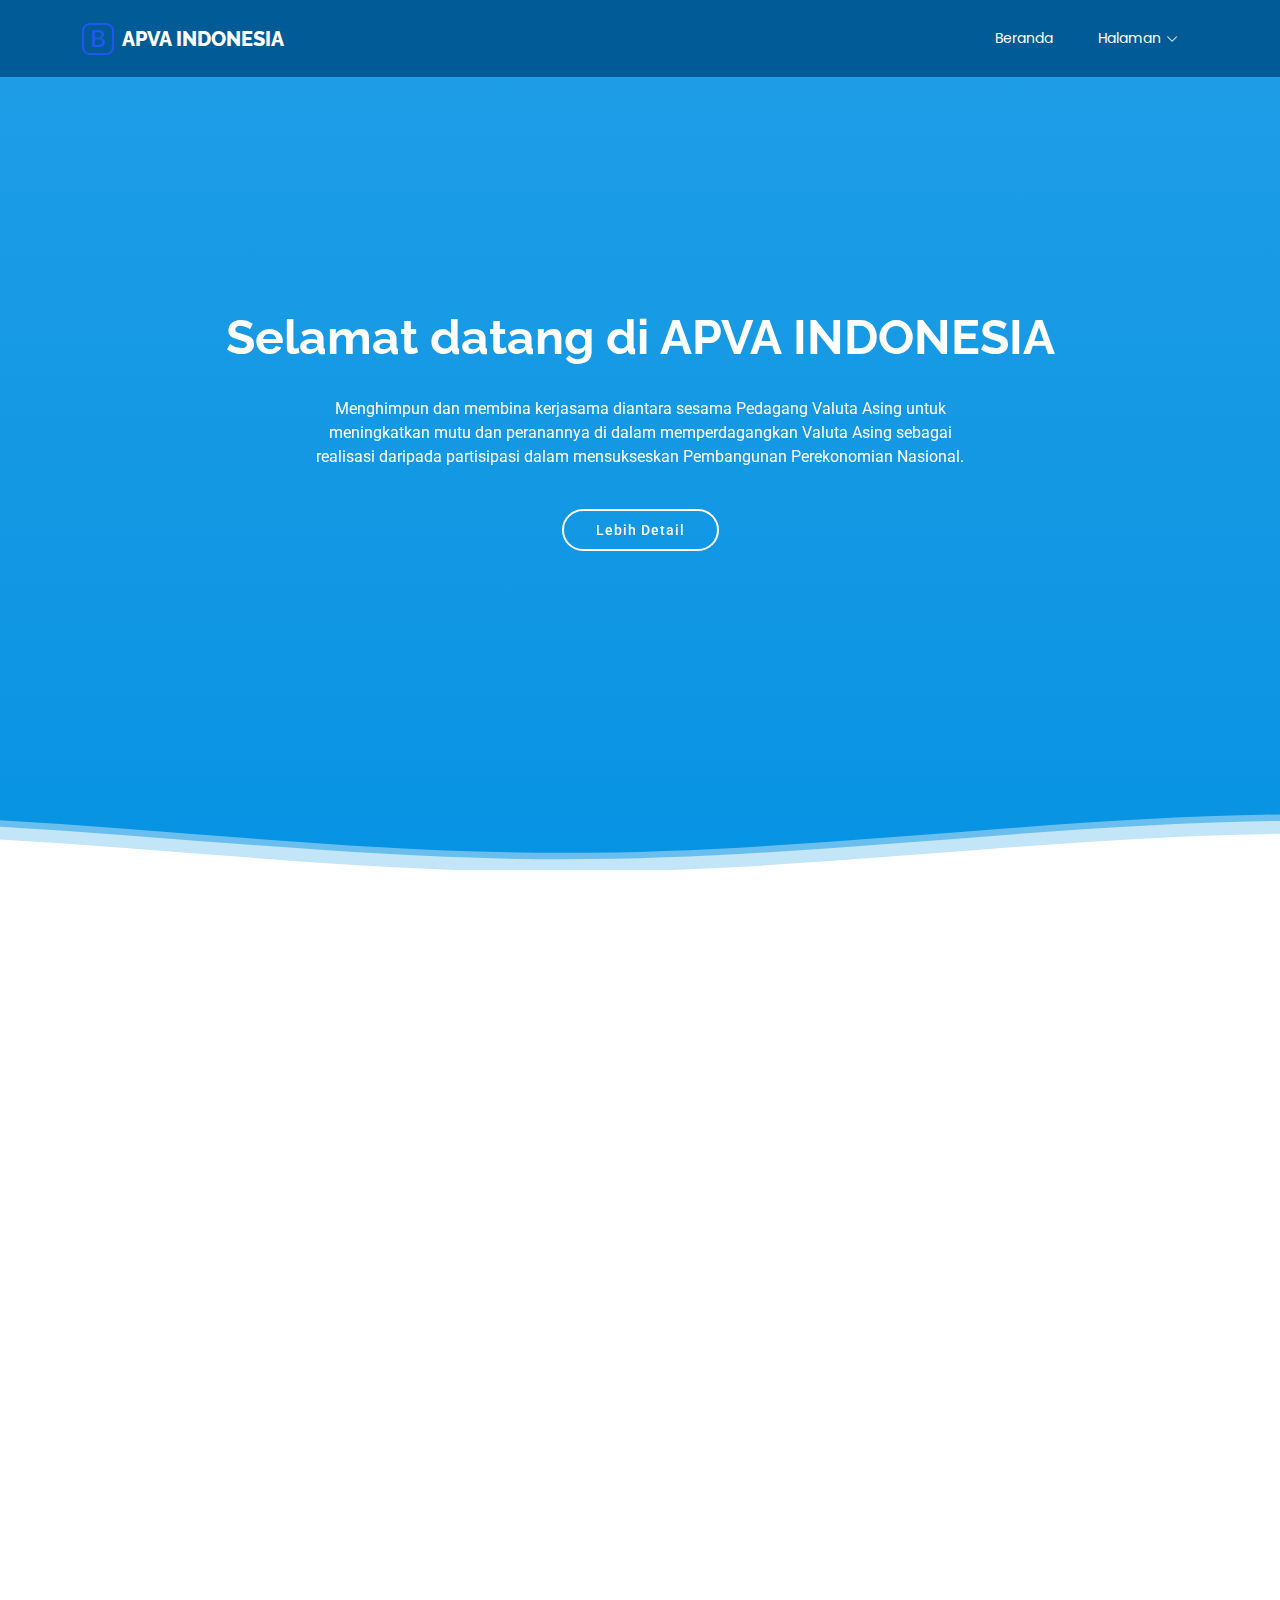
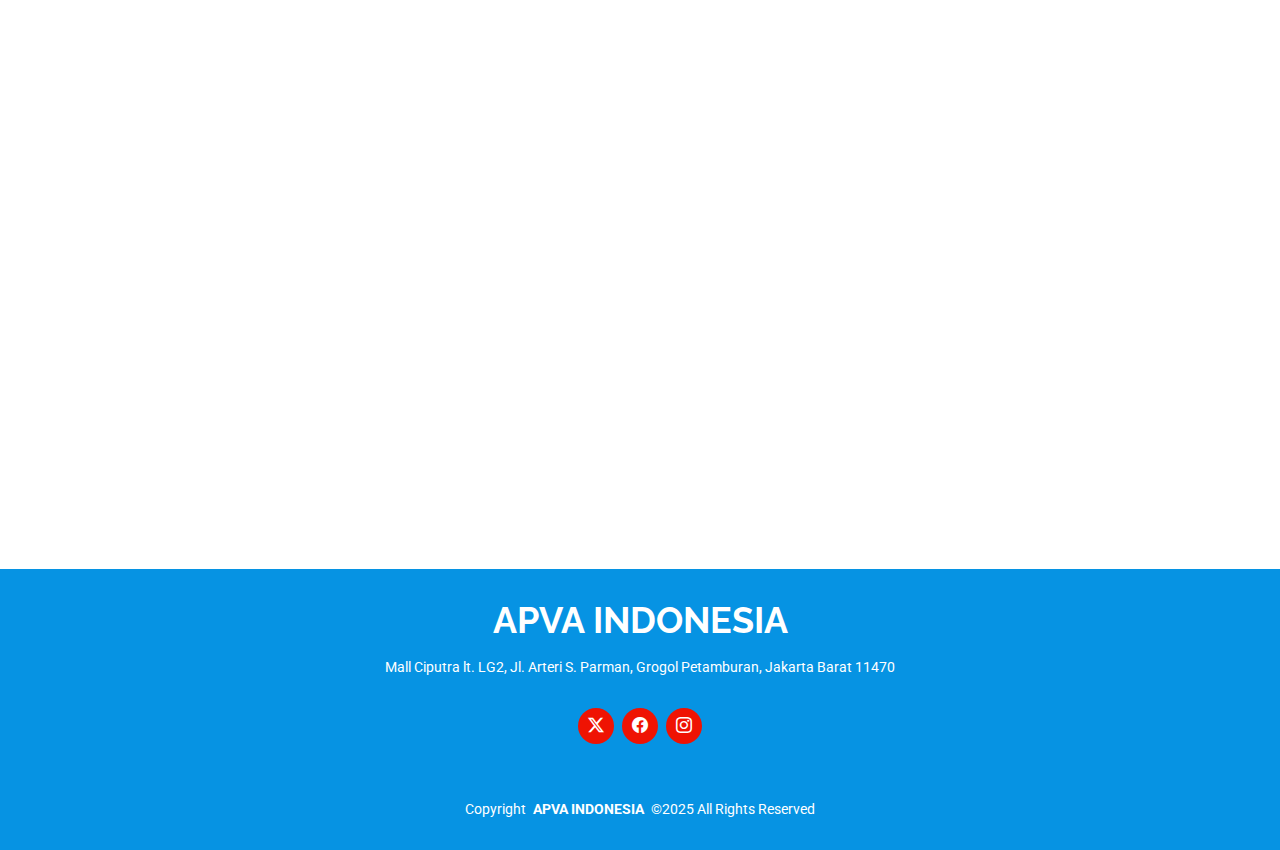
<file: index.html>
<!DOCTYPE html>
<html lang="en">

<head>
  <meta charset="utf-8">
  <meta content="width=device-width, initial-scale=1.0" name="viewport">
  <title>APVA INDONESIA</title>
  <meta name="description" content="">
  <meta name="keywords" content="">

  <!-- Favicons -->
  <!-- <link href="assets/img/favicon.png" rel="icon"> -->
  <link href="assets/img/apple-touch-icon.png" rel="apple-touch-icon">

  <!-- Fonts -->
  <link href="https://fonts.googleapis.com" rel="preconnect">
  <link href="https://fonts.gstatic.com" rel="preconnect" crossorigin>
  <link href="https://fonts.googleapis.com/css2?family=Roboto:ital,wght@0,100;0,300;0,400;0,500;0,700;0,900;1,100;1,300;1,400;1,500;1,700;1,900&family=Poppins:ital,wght@0,100;0,200;0,300;0,400;0,500;0,600;0,700;0,800;0,900;1,100;1,200;1,300;1,400;1,500;1,600;1,700;1,800;1,900&family=Raleway:ital,wght@0,100;0,200;0,300;0,400;0,500;0,600;0,700;0,800;0,900;1,100;1,200;1,300;1,400;1,500;1,600;1,700;1,800;1,900&display=swap" rel="stylesheet">

  <!-- Vendor CSS Files -->
  <link href="assets/vendor/bootstrap/css/bootstrap.min.css" rel="stylesheet">
  <link href="assets/vendor/bootstrap-icons/bootstrap-icons.css" rel="stylesheet">
  <link href="assets/vendor/aos/aos.css" rel="stylesheet">
  <link href="assets/vendor/animate.css/animate.min.css" rel="stylesheet">
  <link href="assets/vendor/glightbox/css/glightbox.min.css" rel="stylesheet">
  <link href="assets/vendor/swiper/swiper-bundle.min.css" rel="stylesheet">

  <!-- Main CSS File -->
  <link href="assets/css/main.css" rel="stylesheet">

  <!-- =======================================================
  * Template Name: Selecao
  * Template URL: https://bootstrapmade.com/selecao-bootstrap-template/
  * Updated: Aug 07 2024 with Bootstrap v5.3.3
  * Author: BootstrapMade.com
  * License: https://bootstrapmade.com/license/
  ======================================================== -->
</head>

<body class="index-page">

  <header id="header" class="header d-flex align-items-center fixed-top">
    <div class="container-fluid container-xl position-relative d-flex align-items-center justify-content-between">

      <a href="index.html" class="logo d-flex align-items-center">
        <!-- Uncomment the line below if you also wish to use an image logo -->
        <img src="assets/img/logo.png" alt="">
        <h1 class="sitename" style="font-weight:800;">APVA INDONESIA</h1>
      </a>

      <nav id="navmenu" class="navmenu">
        <ul>
          <li><a href="#hero" class="active">Beranda</a></li>          
          <li class="dropdown"><a href="#"><span>Halaman</span> <i class="bi bi-chevron-down toggle-dropdown"></i></a>          
            <ul>
              <li><a href="about.html">Visi & Misi</a></li>
              <li><a href="team.html">Kepengurusan</a></li>
              <li><a href="blog.html">Kegiatan</a></li>
              <li><a href="#">Artikel</a></li>
              <li><a href="#">Foto</a></li>              
              <li><a href="contact.html">Kontak</a></li>
            </ul>
          </li>          
        </ul>
        <i class="mobile-nav-toggle d-xl-none bi bi-list"></i>
      </nav>

    </div>
  </header>

  <main class="main">

    <!-- Hero Section -->
    <section id="hero" class="hero section blue-background">

      <div id="hero-carousel" data-bs-interval="5000" class="container carousel carousel-fade" data-bs-ride="carousel">

        <!-- Slide 1 -->
        <div class="carousel-item active">
          <div class="carousel-container">
            <h2 class="animate__animated animate__fadeInDown">Selamat datang di <span>APVA INDONESIA</span></h2>
            <p class="animate__animated animate__fadeInUp">Menghimpun dan membina kerjasama diantara sesama Pedagang Valuta Asing untuk meningkatkan mutu dan peranannya di dalam memperdagangkan Valuta Asing sebagai realisasi daripada partisipasi dalam mensukseskan Pembangunan Perekonomian Nasional.</p>
            <a href="#about" class="btn-get-started animate__animated animate__fadeInUp scrollto">Lebih Detail</a>
          </div>
        </div>

        <!-- Slide 2 -->
        <!-- <div class="carousel-item">
          <div class="carousel-container">
            <h2 class="animate__animated animate__fadeInDown">Lorem Ipsum Dolor</h2>
            <p class="animate__animated animate__fadeInUp">Ut velit est quam dolor ad a aliquid qui aliquid. Sequi ea ut et est quaerat sequi nihil ut aliquam. Occaecati alias dolorem mollitia ut. Similique ea voluptatem. Esse doloremque accusamus repellendus deleniti vel. Minus et tempore modi architecto.</p>
            <a href="#about" class="btn-get-started animate__animated animate__fadeInUp scrollto">Lebih Detail</a>
          </div>
        </div> -->

        <!-- Slide 3 -->
        <!-- <div class="carousel-item">
          <div class="carousel-container">
            <h2 class="animate__animated animate__fadeInDown">Sequi ea ut et est quaerat</h2>
            <p class="animate__animated animate__fadeInUp">Ut velit est quam dolor ad a aliquid qui aliquid. Sequi ea ut et est quaerat sequi nihil ut aliquam. Occaecati alias dolorem mollitia ut. Similique ea voluptatem. Esse doloremque accusamus repellendus deleniti vel. Minus et tempore modi architecto.</p>
            <a href="#about" class="btn-get-started animate__animated animate__fadeInUp scrollto">Lebih Detail</a>
          </div>
        </div> -->

        <!-- <a class="carousel-control-prev" href="#hero-carousel" role="button" data-bs-slide="prev">
          <span class="carousel-control-prev-icon bi bi-chevron-left" aria-hidden="true"></span>
        </a> -->

        <!-- <a class="carousel-control-next" href="#hero-carousel" role="button" data-bs-slide="next">
          <span class="carousel-control-next-icon bi bi-chevron-right" aria-hidden="true"></span>
        </a> -->

      </div>

      <svg class="hero-waves" xmlns="http://www.w3.org/2000/svg" xmlns:xlink="http://www.w3.org/1999/xlink" viewBox="0 24 150 28 " preserveAspectRatio="none">
        <defs>
          <path id="wave-path" d="M-160 44c30 0 58-18 88-18s 58 18 88 18 58-18 88-18 58 18 88 18 v44h-352z"></path>
        </defs>
        <g class="wave1">
          <use xlink:href="#wave-path" x="50" y="3"></use>
        </g>
        <g class="wave2">
          <use xlink:href="#wave-path" x="50" y="0"></use>
        </g>
        <g class="wave3">
          <use xlink:href="#wave-path" x="50" y="9"></use>
        </g>
      </svg>

    </section><!-- /Hero Section -->    

    <!-- About Section -->
    <section id="about" class="about section">

      <!-- Section Title -->
      <!-- <div class="container section-title" data-aos="fade-up">
        <h2>Tentang</h2>
        <p>Visi & Misi APVA INDONESIA</p>
      </div> -->
      <!-- End Section Title -->

      <div class="container" style="margin-top:-25px">
        <div class="row gy-12">
          <div class="col-lg-12 col-md-12" data-aos="fade-up" data-aos-delay="100">
            <div class="service-item  position-relative">
              <!-- <div class="icon">
                <i class="bi bi-cash-stack" style="color: #0dcaf0;"></i>
              </div> -->
              <!-- <a href="#" class="stretched-link"> -->
                <h3 style="font-weight: 800;font-size: 22px;">Visi</h3>
              <!-- </a> -->
              <p style="text-align:justifyx;">
                Menghimpun dan membina kerjasama diantara sesama Pedagang Valuta Asing untuk meningkatkan mutu dan peranannya di dalam memperdagangkan Valuta Asing sebagai realisasi daripada partisipasi dalam mensukseskan Pembangunan Perekonomian Nasional.
              </p>
            </div>
          </div><!-- End Service Item -->

          <div class="col-lg-12 col-md-12" data-aos="fade-up" data-aos-delay="200">
            <div class="service-item position-relative">
              <!-- <div class="icon">
                <i class="bi bi-calendar4-week" style="color: #fd7e14;"></i>
              </div> -->
              <!-- <a href="#" class="stretched-link"> -->
                <h3 style="font-weight: 800;font-size: 22px;">Misi</h3>
              <!-- </a> -->
              <p>
                <ul>
                  <li>1. Mengembangkan APVA Indonesia sebagai organisasi yang tangguh dan modern</li>
                  <li>2. Membentuk terwujudnya BPD APVA di seluruh Indonesia</li>
                  <li>3. Membina dan meningkatkan kompetensi BPD yang ada agar mampu bersaing dalam memberikan pelayanan prima kepada para anggotanya</li>
                  <li>4. Meningkatkan hubungan komunikasi yang intens dengan seluruh BPD melalu berbagai media komunikasi yang ada</li>
                  <li>5. Mengembangkan dan meningkatkan kerjasama dengan barbagai instansi terkait lainnya dalam upaya memberikan dampak positif pada dunia bisnis</li>
                  <li>6. Memberikan bantuan pendampingan kepada anggota APVA yang memerlukan</li>
                </ul>
              </p>
            </div>
          </div><!-- End Service Item -->               
        </div>
      </div>

    </section><!-- /About Section -->     

    <!-- Contact Section -->
    <section id="contact" class="contact section">

      <!-- Section Title -->
      <div class="container section-title" data-aos="fade-up">
        <h2>Kontak</h2>
        <p>APVA INDONESIA</p>
      </div><!-- End Section Title -->

      <div class="container" data-aos="fade" data-aos-delay="100">

        <div class="mb-4" data-aos="fade-up" data-aos-delay="200">
          <iframe style="border:0; width: 100%; height: 270px;" src="https://www.google.com/maps/embed?pb=!1m10!1m8!1m3!1d1983.3589355467716!2d106.785984!3d-6.168521!3m2!1i1024!2i768!4f13.1!5e0!3m2!1sid!2sid!4v1736304721830!5m2!1sid!2sid" frameborder="0" allowfullscreen="" loading="lazy" referrerpolicy="no-referrer-when-downgrade"></iframe>          
        </div><!-- End Google Maps -->

        <div class="row gy-4">

          <div class="col-lg-4">
            <div class="info-item d-flex" data-aos="fade-up" data-aos-delay="200">
              <i class="bi bi-geo-alt flex-shrink-0"></i>
              <div>
                <h3>Alamat</h3>
                <p>Mall Ciputra lt. LG2, Jl. Arteri S. Parman, Grogol Petamburan, Jakarta Barat 11470</p>
              </div>
            </div><!-- End Info Item -->

            <div class="info-item d-flex" data-aos="fade-up" data-aos-delay="300">
              <i class="bi bi-telephone flex-shrink-0"></i>
              <div>
                <h3>Telpon</h3>
                <p>021-647-12040</p>
              </div>
            </div><!-- End Info Item -->

            <div class="info-item d-flex" data-aos="fade-up" data-aos-delay="400">
              <i class="bi bi-envelope flex-shrink-0"></i>
              <div>
                <h3>Email</h3>
                <p>apvaindonesia@gmail.com</p>
              </div>
            </div><!-- End Info Item -->

          </div>

          <div class="col-lg-8">
            <form action="forms/contact.php" method="post" class="php-email-form" data-aos="fade-up" data-aos-delay="200">
              <div class="row gy-4">

                <div class="col-md-6">
                  <input type="text" name="name" class="form-control" placeholder="Nama" required="">
                </div>

                <div class="col-md-6 ">
                  <input type="email" class="form-control" name="email" placeholder="Email" required="">
                </div>

                <div class="col-md-12">
                  <input type="text" class="form-control" name="subject" placeholder="Subjek" required="">
                </div>

                <div class="col-md-12">
                  <textarea class="form-control" name="message" rows="6" placeholder="Pesan" required=""></textarea>
                </div>

                <div class="col-md-12 text-center">
                  <div class="loading">Loading</div>
                  <div class="error-message"></div>
                  <div class="sent-message">Pesanmu sudah terkirim. Terima kasih!</div>

                  <button type="submit">Kirim Pesan</button>
                </div>

              </div>
            </form>
          </div><!-- End Contact Form -->

        </div>

      </div>

    </section><!-- /Contact Section -->

  </main>

  <footer id="footer" class="footer blue-background">
    <div class="container">
      <h3 class="sitename">APVA INDONESIA</h3>
      <p>Mall Ciputra lt. LG2, Jl. Arteri S. Parman, Grogol Petamburan, Jakarta Barat 11470</p>
      <div class="social-links d-flex justify-content-center">
        <a href="#"><i class="bi bi-twitter-x"></i></a>
        <a href="#"><i class="bi bi-facebook"></i></a>
        <a href="#"><i class="bi bi-instagram"></i></a>
      </div>
      <div class="container">
        <div class="copyright">
          <span>Copyright</span> <strong class="px-1 sitename">APVA INDONESIA</strong> &copy;2025 <span> All Rights Reserved</span>
        </div>
        <!-- <div class="credits"> -->
          <!-- All the links in the footer should remain intact. -->
          <!-- You can delete the links only if you've purchased the pro version. -->
          <!-- Licensing information: https://bootstrapmade.com/license/ -->
          <!-- Purchase the pro version with working PHP/AJAX contact form: [buy-url] -->
          <!-- Designed by <a href="https://bootstrapmade.com/">BootstrapMade</a> -->
        <!-- </div> -->
      </div>
    </div>
  </footer>

  <!-- Scroll Top -->
  <a href="#" id="scroll-top" class="scroll-top d-flex align-items-center justify-content-center"><i class="bi bi-arrow-up-short"></i></a>

  <!-- Preloader -->
  <div id="preloader"></div>

  <!-- Vendor JS Files -->
  <script src="assets/vendor/bootstrap/js/bootstrap.bundle.min.js"></script>
  <script src="assets/vendor/php-email-form/validate.js"></script>
  <script src="assets/vendor/aos/aos.js"></script>
  <script src="assets/vendor/glightbox/js/glightbox.min.js"></script>
  <script src="assets/vendor/imagesloaded/imagesloaded.pkgd.min.js"></script>
  <script src="assets/vendor/isotope-layout/isotope.pkgd.min.js"></script>
  <script src="assets/vendor/swiper/swiper-bundle.min.js"></script>

  <!-- Main JS File -->
  <script src="assets/js/main.js"></script>

</body>

</html>
</file>
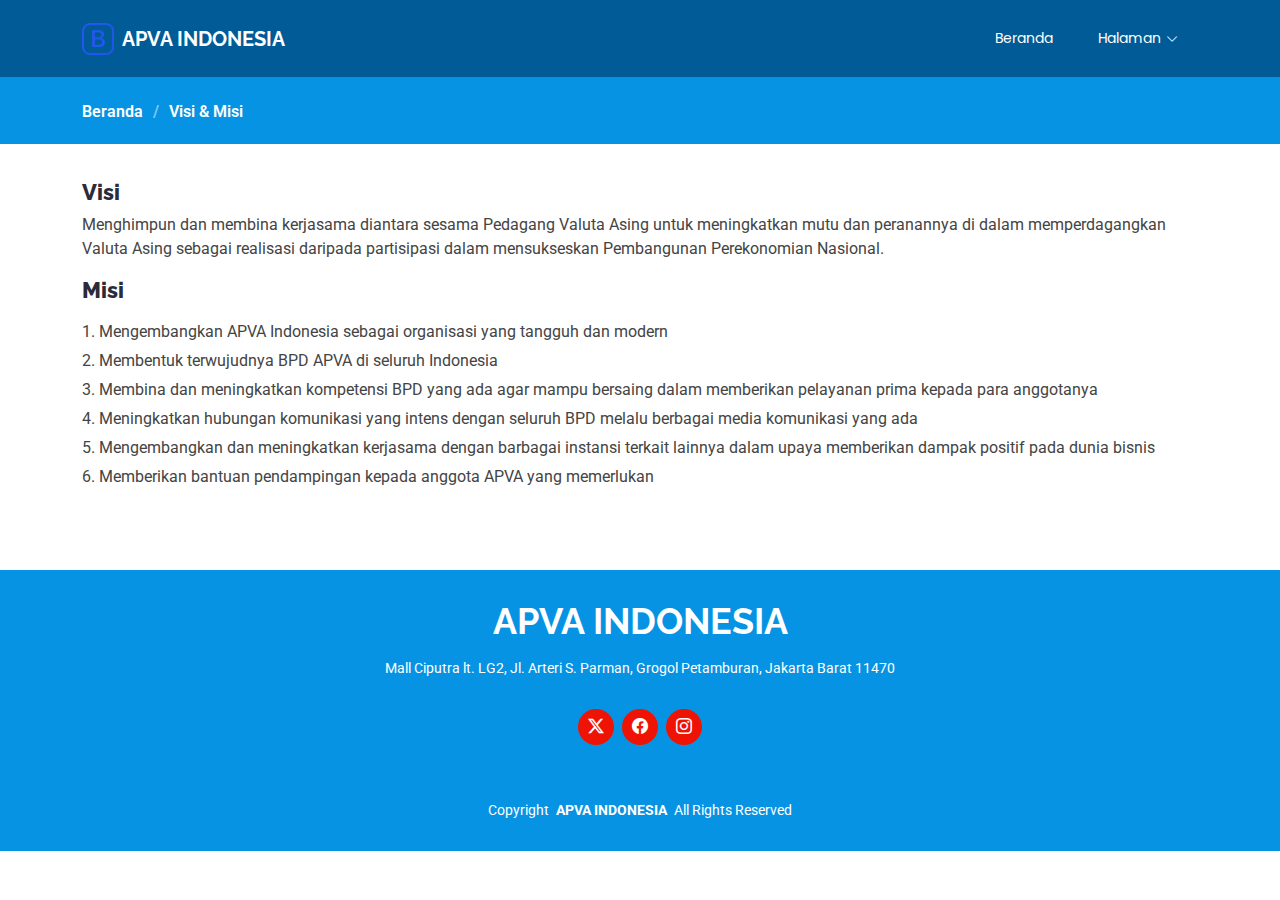
<file: about.html>
<!DOCTYPE html>
<html lang="en">

<head>
  <meta charset="utf-8">
  <meta content="width=device-width, initial-scale=1.0" name="viewport">
  <title>Visi & Misi - APVA INDONESIA</title>
  <meta name="description" content="">
  <meta name="keywords" content="">

  <!-- Favicons -->
  <link href="assets/img/favicon.png" rel="icon">
  <link href="assets/img/apple-touch-icon.png" rel="apple-touch-icon">

  <!-- Fonts -->
  <link href="https://fonts.googleapis.com" rel="preconnect">
  <link href="https://fonts.gstatic.com" rel="preconnect" crossorigin>
  <link href="https://fonts.googleapis.com/css2?family=Roboto:ital,wght@0,100;0,300;0,400;0,500;0,700;0,900;1,100;1,300;1,400;1,500;1,700;1,900&family=Poppins:ital,wght@0,100;0,200;0,300;0,400;0,500;0,600;0,700;0,800;0,900;1,100;1,200;1,300;1,400;1,500;1,600;1,700;1,800;1,900&family=Raleway:ital,wght@0,100;0,200;0,300;0,400;0,500;0,600;0,700;0,800;0,900;1,100;1,200;1,300;1,400;1,500;1,600;1,700;1,800;1,900&display=swap" rel="stylesheet">

  <!-- Vendor CSS Files -->
  <link href="assets/vendor/bootstrap/css/bootstrap.min.css" rel="stylesheet">
  <link href="assets/vendor/bootstrap-icons/bootstrap-icons.css" rel="stylesheet">
  <link href="assets/vendor/aos/aos.css" rel="stylesheet">
  <link href="assets/vendor/animate.css/animate.min.css" rel="stylesheet">
  <link href="assets/vendor/glightbox/css/glightbox.min.css" rel="stylesheet">
  <link href="assets/vendor/swiper/swiper-bundle.min.css" rel="stylesheet">

  <!-- Main CSS File -->
  <link href="assets/css/main.css" rel="stylesheet">

  <!-- =======================================================
  * Template Name: Selecao
  * Template URL: https://bootstrapmade.com/selecao-bootstrap-template/
  * Updated: Aug 07 2024 with Bootstrap v5.3.3
  * Author: BootstrapMade.com
  * License: https://bootstrapmade.com/license/
  ======================================================== -->
</head>

<body class="blog-page">

  <header id="header" class="header d-flex align-items-center fixed-top">
    <div class="container-fluid container-xl position-relative d-flex align-items-center justify-content-between">

      <a href="index.html" class="logo d-flex align-items-center">
        <!-- Uncomment the line below if you also wish to use an image logo -->
        <img src="assets/img/logo.png" alt="">
        <h1 class="sitename">APVA INDONESIA</h1>
      </a>

      <nav id="navmenu" class="navmenu">
        <ul>
          <li><a href="index.html" class="active">Beranda</a></li>          
          <li class="dropdown"><a href="#"><span>Halaman</span> <i class="bi bi-chevron-down toggle-dropdown"></i></a>
            <ul>
              <li><a href="about.html">Visi & Misi</a></li>
              <li><a href="team.html">Kepengurusan</a></li>
              <li><a href="blog.html">Kegiatan</a></li>
              <li><a href="#">Artikel</a></li>
              <li><a href="#">Foto</a></li>              
              <li><a href="contact.html">Kontak</a></li>
            </ul>
          </li>          
        </ul>
        <i class="mobile-nav-toggle d-xl-none bi bi-list"></i>
      </nav>

    </div>
  </header>

  <main class="main">

    <!-- Page Title -->
    <div class="page-title blue-background">
      <div class="container position-relative">
        <!-- <h1>Kepengurusan</h1> -->
        <!-- <p>APVA INDONESIA</p> -->
        <nav class="breadcrumbs">
          <ol>
            <li><a href="index.html">Beranda</a></li>
            <li class="current">Visi & Misi</li>
          </ol>
        </nav>
      </div>
    </div>
    <!-- End Page Title -->

    <!-- About Section -->
    <section id="about" class="about section">

        <!-- Section Title -->
        <!-- <div class="container section-title" data-aos="fade-up">
          <h2>Tentang</h2>
          <p>Visi & Misi APVA INDONESIA</p>
        </div> -->
        <!-- End Section Title -->
  
        <div class="container" style="margin-top:-25px">
          <div class="row gy-12">
            <div class="col-lg-12 col-md-12" data-aos="fade-up" data-aos-delay="100">
              <div class="service-item  position-relative">
                <!-- <div class="icon">
                  <i class="bi bi-cash-stack" style="color: #0dcaf0;"></i>
                </div> -->
                <!-- <a href="#" class="stretched-link"> -->
                  <h3 style="font-weight: 800;font-size: 22px;">Visi</h3>
                <!-- </a> -->
                <p style="text-align:justifyx;">
                  Menghimpun dan membina kerjasama diantara sesama Pedagang Valuta Asing untuk meningkatkan mutu dan peranannya di dalam memperdagangkan Valuta Asing sebagai realisasi daripada partisipasi dalam mensukseskan Pembangunan Perekonomian Nasional.
                </p>
              </div>
            </div><!-- End Service Item -->
  
            <div class="col-lg-12 col-md-12" data-aos="fade-up" data-aos-delay="200">
              <div class="service-item position-relative">
                <!-- <div class="icon">
                  <i class="bi bi-calendar4-week" style="color: #fd7e14;"></i>
                </div> -->
                <!-- <a href="#" class="stretched-link"> -->
                  <h3 style="font-weight: 800;font-size: 22px;">Misi</h3>
                <!-- </a> -->
                <p>
                  <ul>
                    <li>1. Mengembangkan APVA Indonesia sebagai organisasi yang tangguh dan modern</li>
                    <li>2. Membentuk terwujudnya BPD APVA di seluruh Indonesia</li>
                    <li>3. Membina dan meningkatkan kompetensi BPD yang ada agar mampu bersaing dalam memberikan pelayanan prima kepada para anggotanya</li>
                    <li>4. Meningkatkan hubungan komunikasi yang intens dengan seluruh BPD melalu berbagai media komunikasi yang ada</li>
                    <li>5. Mengembangkan dan meningkatkan kerjasama dengan barbagai instansi terkait lainnya dalam upaya memberikan dampak positif pada dunia bisnis</li>
                    <li>6. Memberikan bantuan pendampingan kepada anggota APVA yang memerlukan</li>
                  </ul>
                </p>
              </div>
            </div><!-- End Service Item -->               
          </div>
        </div>
  
      </section><!-- /About Section -->

  </main>

  <footer id="footer" class="footer blue-background">
    <div class="container">
      <h3 class="sitename">APVA INDONESIA</h3>
      <p>Mall Ciputra lt. LG2, Jl. Arteri S. Parman, Grogol Petamburan, Jakarta Barat 11470</p>
      <div class="social-links d-flex justify-content-center">
        <a href="#"><i class="bi bi-twitter-x"></i></a>
        <a href="#"><i class="bi bi-facebook"></i></a>
        <a href="#"><i class="bi bi-instagram"></i></a>
      </div>
      <div class="container">
        <div class="copyright">
          <span>Copyright</span> <strong class="px-1 sitename">APVA INDONESIA</strong> <span>All Rights Reserved</span>
        </div>
        <!-- <div class="credits"> -->
          <!-- All the links in the footer should remain intact. -->
          <!-- You can delete the links only if you've purchased the pro version. -->
          <!-- Licensing information: https://bootstrapmade.com/license/ -->
          <!-- Purchase the pro version with working PHP/AJAX contact form: [buy-url] -->
          <!-- Designed by <a href="https://bootstrapmade.com/">BootstrapMade</a> -->
        <!-- </div> -->
      </div>
    </div>
  </footer>

  <!-- Scroll Top -->
  <a href="#" id="scroll-top" class="scroll-top d-flex align-items-center justify-content-center"><i class="bi bi-arrow-up-short"></i></a>

  <!-- Preloader -->
  <div id="preloader"></div>

  <!-- Vendor JS Files -->
  <script src="assets/vendor/bootstrap/js/bootstrap.bundle.min.js"></script>
  <script src="assets/vendor/php-email-form/validate.js"></script>
  <script src="assets/vendor/aos/aos.js"></script>
  <script src="assets/vendor/glightbox/js/glightbox.min.js"></script>
  <script src="assets/vendor/imagesloaded/imagesloaded.pkgd.min.js"></script>
  <script src="assets/vendor/isotope-layout/isotope.pkgd.min.js"></script>
  <script src="assets/vendor/swiper/swiper-bundle.min.js"></script>

  <!-- Main JS File -->
  <script src="assets/js/main.js"></script>

</body>

</html>
</file>
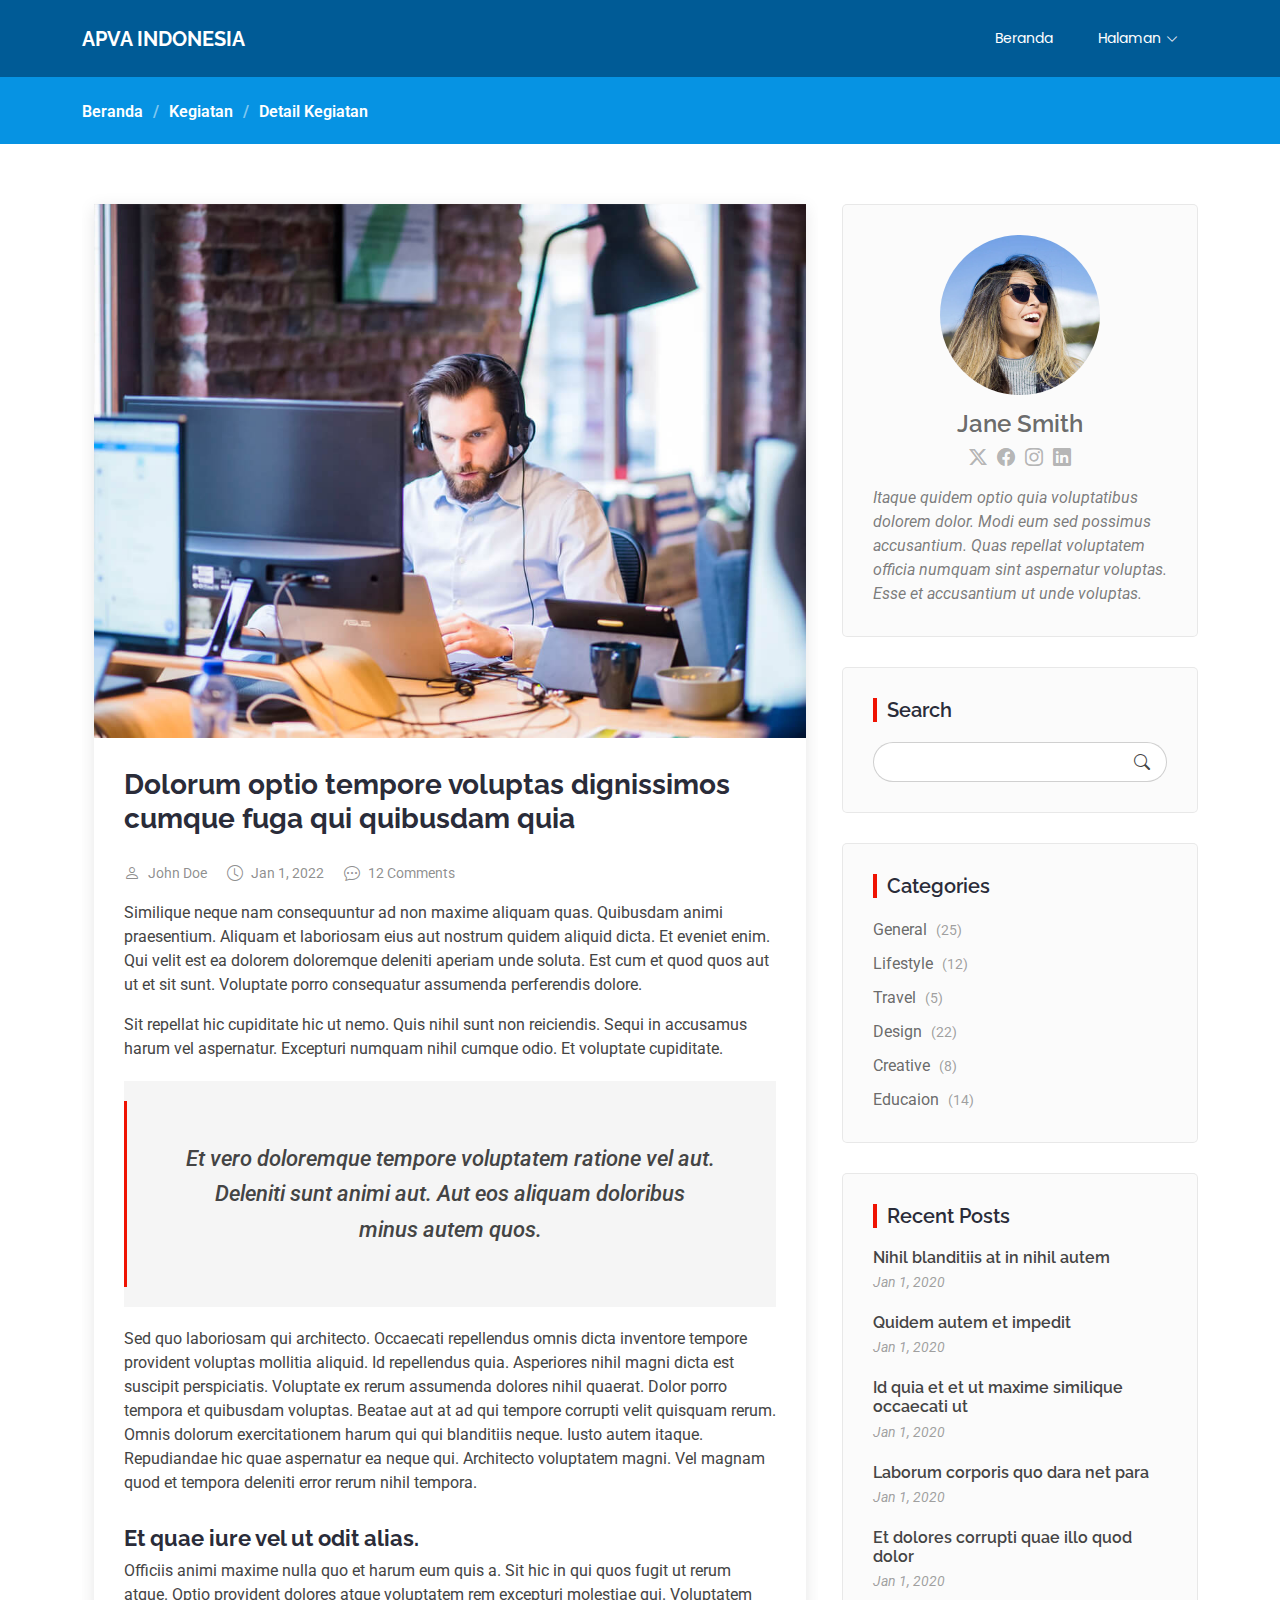
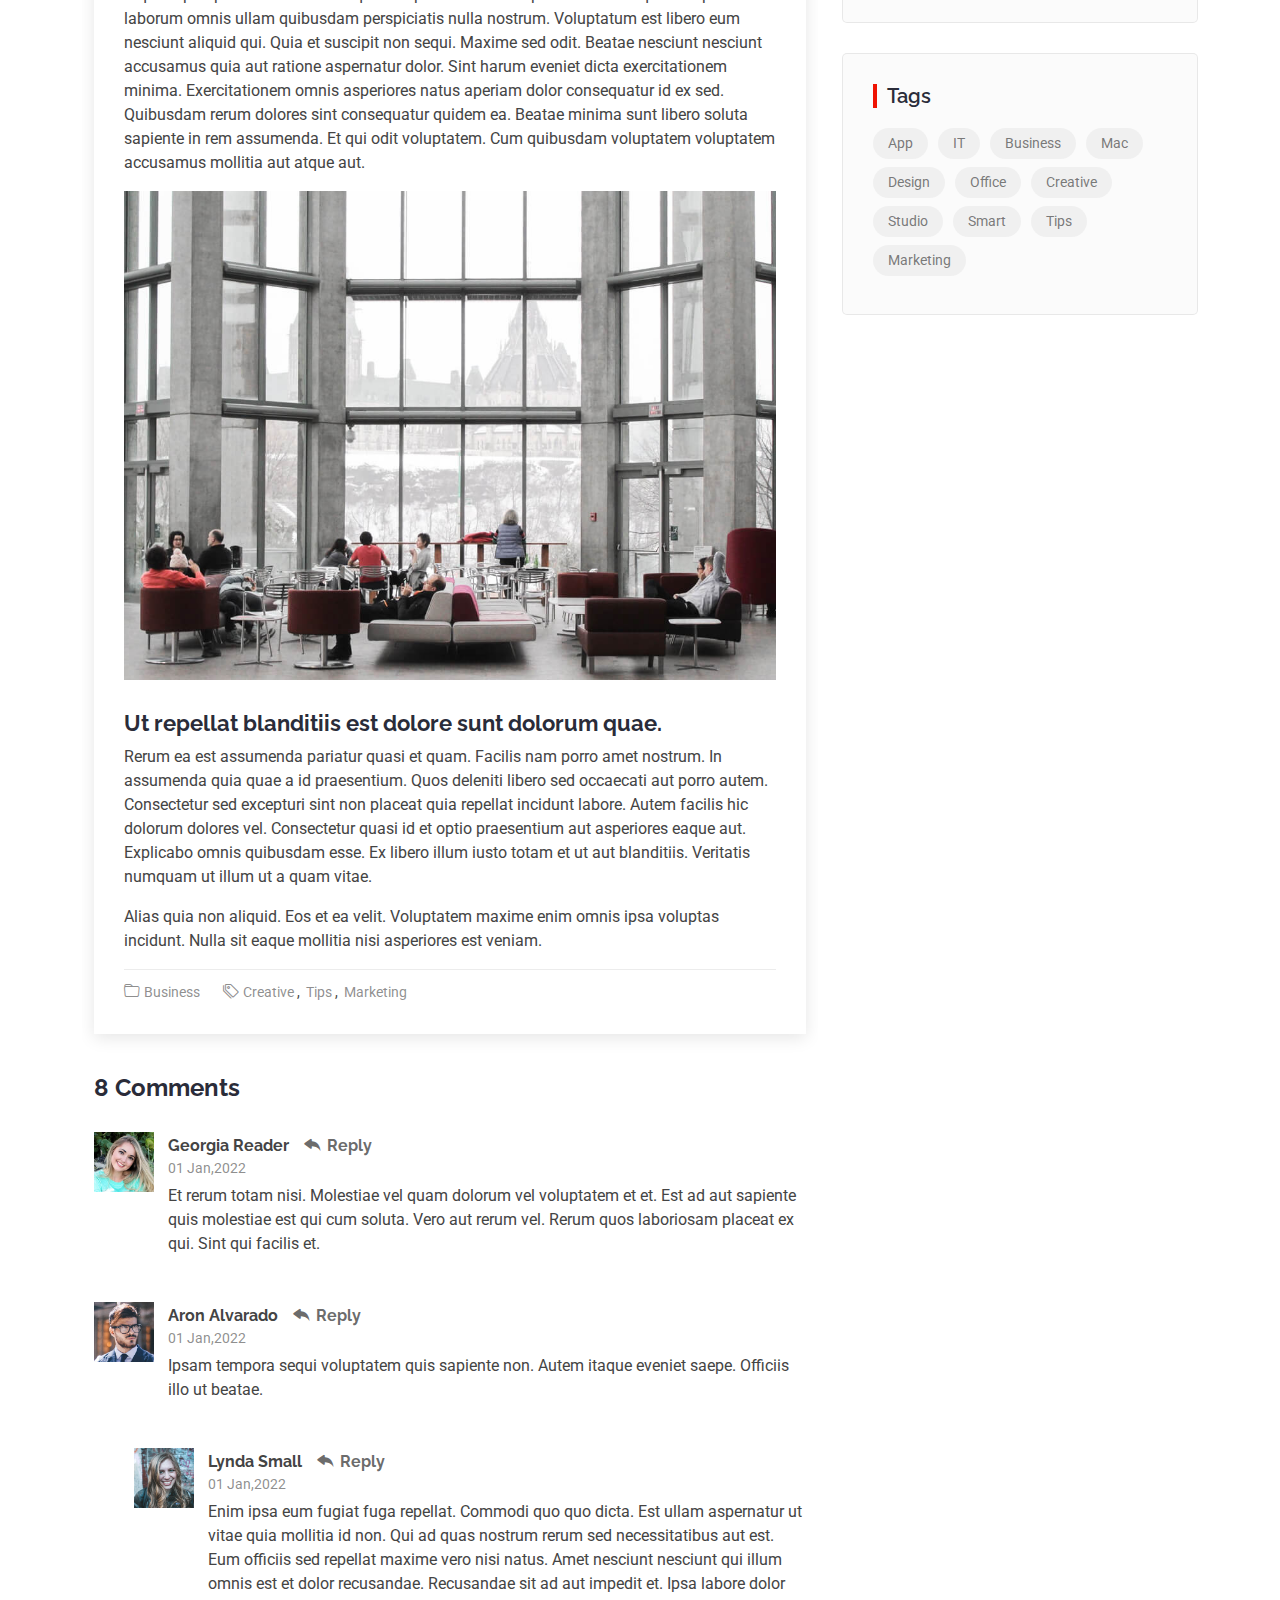
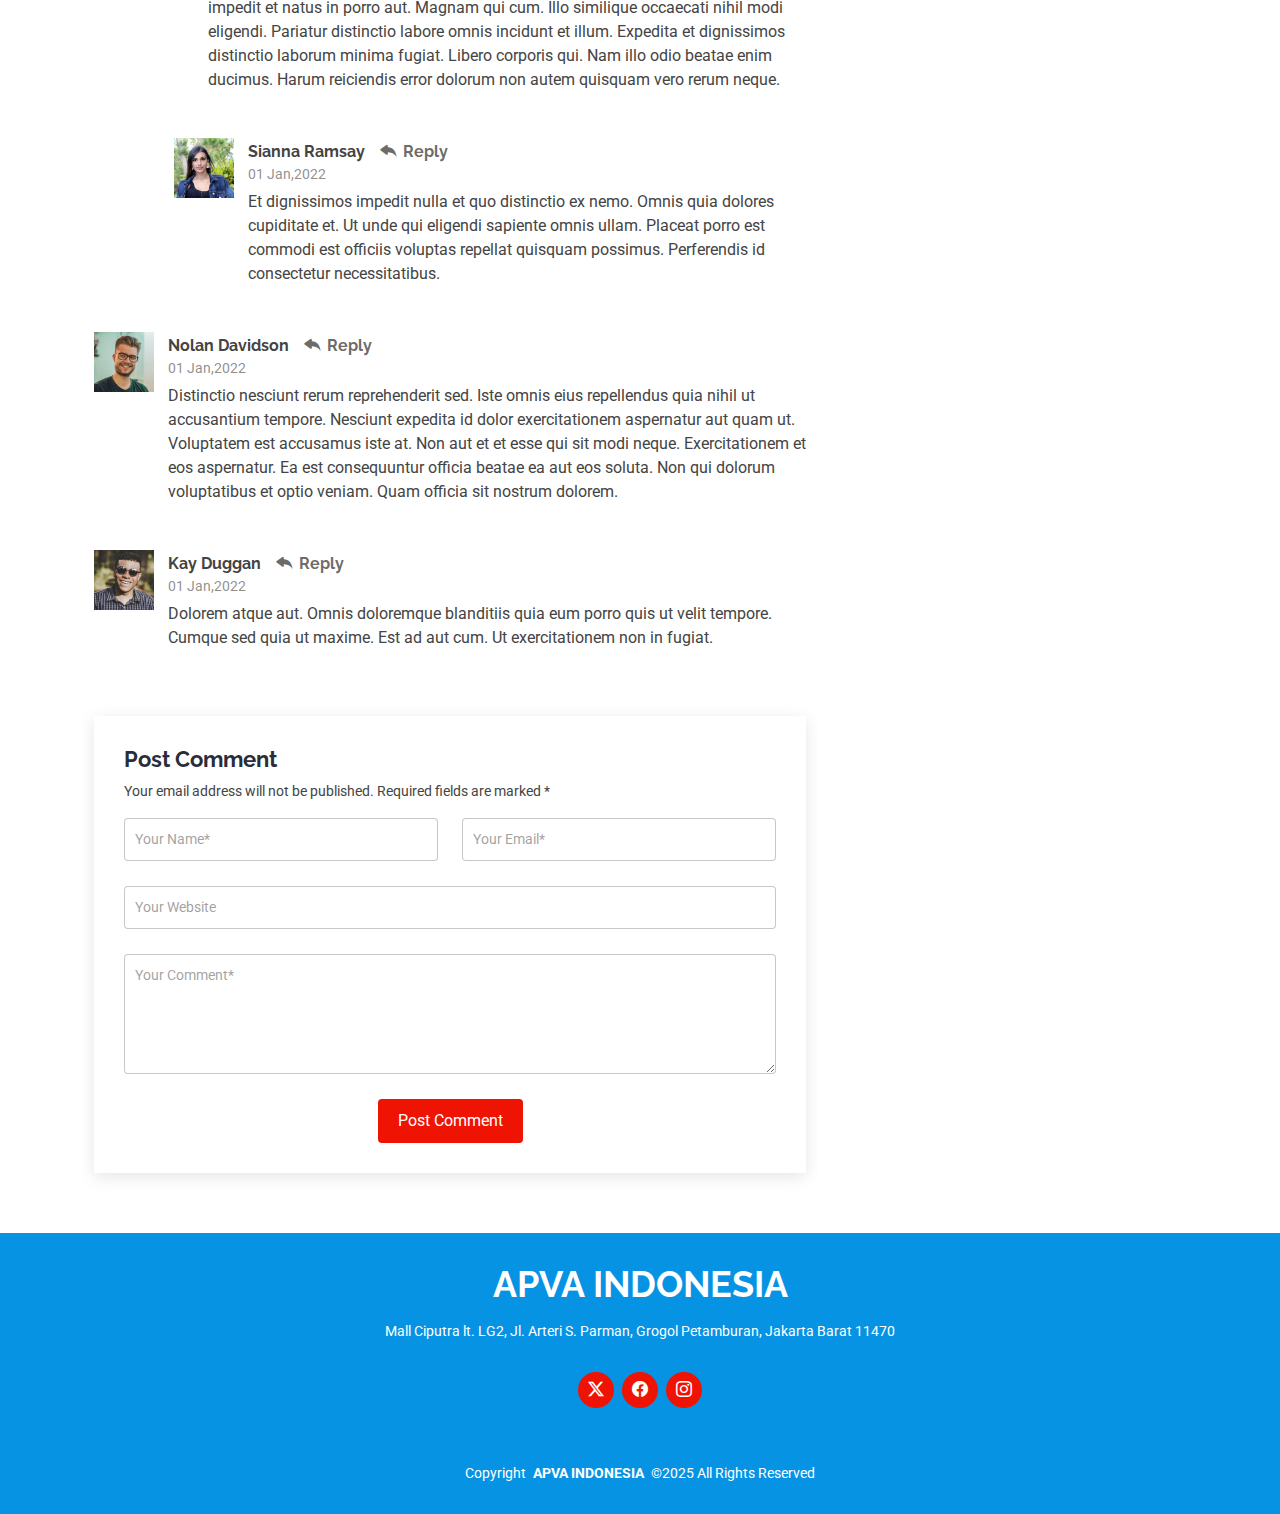
<file: blog-details.html>
<!DOCTYPE html>
<html lang="en">

<head>
  <meta charset="utf-8">
  <meta content="width=device-width, initial-scale=1.0" name="viewport">
  <title>Detail Kegiatan - APVA INDONESIA</title>
  <meta name="description" content="">
  <meta name="keywords" content="">

  <!-- Favicons -->
  <link href="assets/img/favicon.png" rel="icon">
  <link href="assets/img/apple-touch-icon.png" rel="apple-touch-icon">

  <!-- Fonts -->
  <link href="https://fonts.googleapis.com" rel="preconnect">
  <link href="https://fonts.gstatic.com" rel="preconnect" crossorigin>
  <link href="https://fonts.googleapis.com/css2?family=Roboto:ital,wght@0,100;0,300;0,400;0,500;0,700;0,900;1,100;1,300;1,400;1,500;1,700;1,900&family=Poppins:ital,wght@0,100;0,200;0,300;0,400;0,500;0,600;0,700;0,800;0,900;1,100;1,200;1,300;1,400;1,500;1,600;1,700;1,800;1,900&family=Raleway:ital,wght@0,100;0,200;0,300;0,400;0,500;0,600;0,700;0,800;0,900;1,100;1,200;1,300;1,400;1,500;1,600;1,700;1,800;1,900&display=swap" rel="stylesheet">

  <!-- Vendor CSS Files -->
  <link href="assets/vendor/bootstrap/css/bootstrap.min.css" rel="stylesheet">
  <link href="assets/vendor/bootstrap-icons/bootstrap-icons.css" rel="stylesheet">
  <link href="assets/vendor/aos/aos.css" rel="stylesheet">
  <link href="assets/vendor/animate.css/animate.min.css" rel="stylesheet">
  <link href="assets/vendor/glightbox/css/glightbox.min.css" rel="stylesheet">
  <link href="assets/vendor/swiper/swiper-bundle.min.css" rel="stylesheet">

  <!-- Main CSS File -->
  <link href="assets/css/main.css" rel="stylesheet">

  <!-- =======================================================
  * Template Name: Selecao
  * Template URL: https://bootstrapmade.com/selecao-bootstrap-template/
  * Updated: Aug 07 2024 with Bootstrap v5.3.3
  * Author: BootstrapMade.com
  * License: https://bootstrapmade.com/license/
  ======================================================== -->
</head>

<body class="blog-details-page">

  <header id="header" class="header d-flex align-items-center fixed-top">
    <div class="container-fluid container-xl position-relative d-flex align-items-center justify-content-between">

      <a href="index.html" class="logo d-flex align-items-center">
        <!-- Uncomment the line below if you also wish to use an image logo -->
        <!-- <img src="assets/img/logo.png" alt=""> -->
        <h1 class="sitename">APVA INDONESIA</h1>
      </a>

      <nav id="navmenu" class="navmenu">
        <ul>
          <li><a href="index.html" class="active">Beranda</a></li>          
          <li class="dropdown"><a href="#"><span>Halaman</span> <i class="bi bi-chevron-down toggle-dropdown"></i></a>
            <ul>
              <li><a href="about.html">Visi & Misi</a></li>
              <li><a href="team.html">Kepengurusan</a></li>
              <li><a href="blog.html">Kegiatan</a></li>
              <li><a href="#">Artikel</a></li>
              <li><a href="#">Foto</a></li>              
              <li><a href="contact.html">Kontak</a></li>
            </ul>
          </li>          
        </ul>
        <i class="mobile-nav-toggle d-xl-none bi bi-list"></i>
      </nav>

    </div>
  </header>

  <main class="main">

    <!-- Page Title -->
    <div class="page-title blue-background">
      <div class="container position-relative">
        <!-- <h1>Detail Kegiatan</h1> -->
        <!-- <p>Agenda Kegiatan APVA INDONESIA</p> -->
        <nav class="breadcrumbs">
          <ol>
            <li><a href="index.html">Beranda</a></li>
            <li class="current">Kegiatan</li>
            <li class="current">Detail Kegiatan</li>
          </ol>
        </nav>
      </div>
    </div><!-- End Page Title -->

    <div class="container">
      <div class="row">

        <div class="col-lg-8">

          <!-- Blog Details Section -->
          <section id="blog-details" class="blog-details section">
            <div class="container">

              <article class="article">

                <div class="post-img">
                  <img src="assets/img/blog/blog-1.jpg" alt="" class="img-fluid">
                </div>

                <h2 class="title">Dolorum optio tempore voluptas dignissimos cumque fuga qui quibusdam quia</h2>

                <div class="meta-top">
                  <ul>
                    <li class="d-flex align-items-center"><i class="bi bi-person"></i> <a href="blog-details.html">John Doe</a></li>
                    <li class="d-flex align-items-center"><i class="bi bi-clock"></i> <a href="blog-details.html"><time datetime="2020-01-01">Jan 1, 2022</time></a></li>
                    <li class="d-flex align-items-center"><i class="bi bi-chat-dots"></i> <a href="blog-details.html">12 Comments</a></li>
                  </ul>
                </div><!-- End meta top -->

                <div class="content">
                  <p>
                    Similique neque nam consequuntur ad non maxime aliquam quas. Quibusdam animi praesentium. Aliquam et laboriosam eius aut nostrum quidem aliquid dicta.
                    Et eveniet enim. Qui velit est ea dolorem doloremque deleniti aperiam unde soluta. Est cum et quod quos aut ut et sit sunt. Voluptate porro consequatur assumenda perferendis dolore.
                  </p>

                  <p>
                    Sit repellat hic cupiditate hic ut nemo. Quis nihil sunt non reiciendis. Sequi in accusamus harum vel aspernatur. Excepturi numquam nihil cumque odio. Et voluptate cupiditate.
                  </p>

                  <blockquote>
                    <p>
                      Et vero doloremque tempore voluptatem ratione vel aut. Deleniti sunt animi aut. Aut eos aliquam doloribus minus autem quos.
                    </p>
                  </blockquote>

                  <p>
                    Sed quo laboriosam qui architecto. Occaecati repellendus omnis dicta inventore tempore provident voluptas mollitia aliquid. Id repellendus quia. Asperiores nihil magni dicta est suscipit perspiciatis. Voluptate ex rerum assumenda dolores nihil quaerat.
                    Dolor porro tempora et quibusdam voluptas. Beatae aut at ad qui tempore corrupti velit quisquam rerum. Omnis dolorum exercitationem harum qui qui blanditiis neque.
                    Iusto autem itaque. Repudiandae hic quae aspernatur ea neque qui. Architecto voluptatem magni. Vel magnam quod et tempora deleniti error rerum nihil tempora.
                  </p>

                  <h3>Et quae iure vel ut odit alias.</h3>
                  <p>
                    Officiis animi maxime nulla quo et harum eum quis a. Sit hic in qui quos fugit ut rerum atque. Optio provident dolores atque voluptatem rem excepturi molestiae qui. Voluptatem laborum omnis ullam quibusdam perspiciatis nulla nostrum. Voluptatum est libero eum nesciunt aliquid qui.
                    Quia et suscipit non sequi. Maxime sed odit. Beatae nesciunt nesciunt accusamus quia aut ratione aspernatur dolor. Sint harum eveniet dicta exercitationem minima. Exercitationem omnis asperiores natus aperiam dolor consequatur id ex sed. Quibusdam rerum dolores sint consequatur quidem ea.
                    Beatae minima sunt libero soluta sapiente in rem assumenda. Et qui odit voluptatem. Cum quibusdam voluptatem voluptatem accusamus mollitia aut atque aut.
                  </p>
                  <img src="assets/img/blog/blog-inside-post.jpg" class="img-fluid" alt="">

                  <h3>Ut repellat blanditiis est dolore sunt dolorum quae.</h3>
                  <p>
                    Rerum ea est assumenda pariatur quasi et quam. Facilis nam porro amet nostrum. In assumenda quia quae a id praesentium. Quos deleniti libero sed occaecati aut porro autem. Consectetur sed excepturi sint non placeat quia repellat incidunt labore. Autem facilis hic dolorum dolores vel.
                    Consectetur quasi id et optio praesentium aut asperiores eaque aut. Explicabo omnis quibusdam esse. Ex libero illum iusto totam et ut aut blanditiis. Veritatis numquam ut illum ut a quam vitae.
                  </p>
                  <p>
                    Alias quia non aliquid. Eos et ea velit. Voluptatem maxime enim omnis ipsa voluptas incidunt. Nulla sit eaque mollitia nisi asperiores est veniam.
                  </p>

                </div><!-- End post content -->

                <div class="meta-bottom">
                  <i class="bi bi-folder"></i>
                  <ul class="cats">
                    <li><a href="#">Business</a></li>
                  </ul>

                  <i class="bi bi-tags"></i>
                  <ul class="tags">
                    <li><a href="#">Creative</a></li>
                    <li><a href="#">Tips</a></li>
                    <li><a href="#">Marketing</a></li>
                  </ul>
                </div><!-- End meta bottom -->

              </article>

            </div>
          </section><!-- /Blog Details Section -->

          <!-- Blog Comments Section -->
          <section id="blog-comments" class="blog-comments section">

            <div class="container">

              <h4 class="comments-count">8 Comments</h4>

              <div id="comment-1" class="comment">
                <div class="d-flex">
                  <div class="comment-img"><img src="assets/img/blog/comments-1.jpg" alt=""></div>
                  <div>
                    <h5><a href="">Georgia Reader</a> <a href="#" class="reply"><i class="bi bi-reply-fill"></i> Reply</a></h5>
                    <time datetime="2020-01-01">01 Jan,2022</time>
                    <p>
                      Et rerum totam nisi. Molestiae vel quam dolorum vel voluptatem et et. Est ad aut sapiente quis molestiae est qui cum soluta.
                      Vero aut rerum vel. Rerum quos laboriosam placeat ex qui. Sint qui facilis et.
                    </p>
                  </div>
                </div>
              </div><!-- End comment #1 -->

              <div id="comment-2" class="comment">
                <div class="d-flex">
                  <div class="comment-img"><img src="assets/img/blog/comments-2.jpg" alt=""></div>
                  <div>
                    <h5><a href="">Aron Alvarado</a> <a href="#" class="reply"><i class="bi bi-reply-fill"></i> Reply</a></h5>
                    <time datetime="2020-01-01">01 Jan,2022</time>
                    <p>
                      Ipsam tempora sequi voluptatem quis sapiente non. Autem itaque eveniet saepe. Officiis illo ut beatae.
                    </p>
                  </div>
                </div>

                <div id="comment-reply-1" class="comment comment-reply">
                  <div class="d-flex">
                    <div class="comment-img"><img src="assets/img/blog/comments-3.jpg" alt=""></div>
                    <div>
                      <h5><a href="">Lynda Small</a> <a href="#" class="reply"><i class="bi bi-reply-fill"></i> Reply</a></h5>
                      <time datetime="2020-01-01">01 Jan,2022</time>
                      <p>
                        Enim ipsa eum fugiat fuga repellat. Commodi quo quo dicta. Est ullam aspernatur ut vitae quia mollitia id non. Qui ad quas nostrum rerum sed necessitatibus aut est. Eum officiis sed repellat maxime vero nisi natus. Amet nesciunt nesciunt qui illum omnis est et dolor recusandae.

                        Recusandae sit ad aut impedit et. Ipsa labore dolor impedit et natus in porro aut. Magnam qui cum. Illo similique occaecati nihil modi eligendi. Pariatur distinctio labore omnis incidunt et illum. Expedita et dignissimos distinctio laborum minima fugiat.

                        Libero corporis qui. Nam illo odio beatae enim ducimus. Harum reiciendis error dolorum non autem quisquam vero rerum neque.
                      </p>
                    </div>
                  </div>

                  <div id="comment-reply-2" class="comment comment-reply">
                    <div class="d-flex">
                      <div class="comment-img"><img src="assets/img/blog/comments-4.jpg" alt=""></div>
                      <div>
                        <h5><a href="">Sianna Ramsay</a> <a href="#" class="reply"><i class="bi bi-reply-fill"></i> Reply</a></h5>
                        <time datetime="2020-01-01">01 Jan,2022</time>
                        <p>
                          Et dignissimos impedit nulla et quo distinctio ex nemo. Omnis quia dolores cupiditate et. Ut unde qui eligendi sapiente omnis ullam. Placeat porro est commodi est officiis voluptas repellat quisquam possimus. Perferendis id consectetur necessitatibus.
                        </p>
                      </div>
                    </div>

                  </div><!-- End comment reply #2-->

                </div><!-- End comment reply #1-->

              </div><!-- End comment #2-->

              <div id="comment-3" class="comment">
                <div class="d-flex">
                  <div class="comment-img"><img src="assets/img/blog/comments-5.jpg" alt=""></div>
                  <div>
                    <h5><a href="">Nolan Davidson</a> <a href="#" class="reply"><i class="bi bi-reply-fill"></i> Reply</a></h5>
                    <time datetime="2020-01-01">01 Jan,2022</time>
                    <p>
                      Distinctio nesciunt rerum reprehenderit sed. Iste omnis eius repellendus quia nihil ut accusantium tempore. Nesciunt expedita id dolor exercitationem aspernatur aut quam ut. Voluptatem est accusamus iste at.
                      Non aut et et esse qui sit modi neque. Exercitationem et eos aspernatur. Ea est consequuntur officia beatae ea aut eos soluta. Non qui dolorum voluptatibus et optio veniam. Quam officia sit nostrum dolorem.
                    </p>
                  </div>
                </div>

              </div><!-- End comment #3 -->

              <div id="comment-4" class="comment">
                <div class="d-flex">
                  <div class="comment-img"><img src="assets/img/blog/comments-6.jpg" alt=""></div>
                  <div>
                    <h5><a href="">Kay Duggan</a> <a href="#" class="reply"><i class="bi bi-reply-fill"></i> Reply</a></h5>
                    <time datetime="2020-01-01">01 Jan,2022</time>
                    <p>
                      Dolorem atque aut. Omnis doloremque blanditiis quia eum porro quis ut velit tempore. Cumque sed quia ut maxime. Est ad aut cum. Ut exercitationem non in fugiat.
                    </p>
                  </div>
                </div>

              </div><!-- End comment #4 -->

            </div>

          </section><!-- /Blog Comments Section -->

          <!-- Comment Form Section -->
          <section id="comment-form" class="comment-form section">
            <div class="container">

              <form action="">

                <h4>Post Comment</h4>
                <p>Your email address will not be published. Required fields are marked * </p>
                <div class="row">
                  <div class="col-md-6 form-group">
                    <input name="name" type="text" class="form-control" placeholder="Your Name*">
                  </div>
                  <div class="col-md-6 form-group">
                    <input name="email" type="text" class="form-control" placeholder="Your Email*">
                  </div>
                </div>
                <div class="row">
                  <div class="col form-group">
                    <input name="website" type="text" class="form-control" placeholder="Your Website">
                  </div>
                </div>
                <div class="row">
                  <div class="col form-group">
                    <textarea name="comment" class="form-control" placeholder="Your Comment*"></textarea>
                  </div>
                </div>

                <div class="text-center">
                  <button type="submit" class="btn btn-primary">Post Comment</button>
                </div>

              </form>

            </div>
          </section><!-- /Comment Form Section -->

        </div>

        <div class="col-lg-4 sidebar">

          <div class="widgets-container">

            <!-- Blog Author Widget -->
            <div class="blog-author-widget widget-item">

              <div class="d-flex flex-column align-items-center">
                <img src="assets/img/blog/blog-author.jpg" class="rounded-circle flex-shrink-0" alt="">
                <h4>Jane Smith</h4>
                <div class="social-links">
                  <a href="https://x.com/#"><i class="bi bi-twitter-x"></i></a>
                  <a href="https://facebook.com/#"><i class="bi bi-facebook"></i></a>
                  <a href="https://instagram.com/#"><i class="biu bi-instagram"></i></a>
                  <a href="https://instagram.com/#"><i class="biu bi-linkedin"></i></a>
                </div>

                <p>
                  Itaque quidem optio quia voluptatibus dolorem dolor. Modi eum sed possimus accusantium. Quas repellat voluptatem officia numquam sint aspernatur voluptas. Esse et accusantium ut unde voluptas.
                </p>

              </div>
            </div><!--/Blog Author Widget -->

            <!-- Search Widget -->
            <div class="search-widget widget-item">

              <h3 class="widget-title">Search</h3>
              <form action="">
                <input type="text">
                <button type="submit" title="Search"><i class="bi bi-search"></i></button>
              </form>

            </div><!--/Search Widget -->

            <!-- Categories Widget -->
            <div class="categories-widget widget-item">

              <h3 class="widget-title">Categories</h3>
              <ul class="mt-3">
                <li><a href="#">General <span>(25)</span></a></li>
                <li><a href="#">Lifestyle <span>(12)</span></a></li>
                <li><a href="#">Travel <span>(5)</span></a></li>
                <li><a href="#">Design <span>(22)</span></a></li>
                <li><a href="#">Creative <span>(8)</span></a></li>
                <li><a href="#">Educaion <span>(14)</span></a></li>
              </ul>

            </div><!--/Categories Widget -->

            <!-- Recent Posts Widget -->
            <div class="recent-posts-widget widget-item">

              <h3 class="widget-title">Recent Posts</h3>

              <div class="post-item">
                <h4><a href="blog-details.html">Nihil blanditiis at in nihil autem</a></h4>
                <time datetime="2020-01-01">Jan 1, 2020</time>
              </div><!-- End recent post item-->

              <div class="post-item">
                <h4><a href="blog-details.html">Quidem autem et impedit</a></h4>
                <time datetime="2020-01-01">Jan 1, 2020</time>
              </div><!-- End recent post item-->

              <div class="post-item">
                <h4><a href="blog-details.html">Id quia et et ut maxime similique occaecati ut</a></h4>
                <time datetime="2020-01-01">Jan 1, 2020</time>
              </div><!-- End recent post item-->

              <div class="post-item">
                <h4><a href="blog-details.html">Laborum corporis quo dara net para</a></h4>
                <time datetime="2020-01-01">Jan 1, 2020</time>
              </div><!-- End recent post item-->

              <div class="post-item">
                <h4><a href="blog-details.html">Et dolores corrupti quae illo quod dolor</a></h4>
                <time datetime="2020-01-01">Jan 1, 2020</time>
              </div><!-- End recent post item-->

            </div><!--/Recent Posts Widget -->

            <!-- Tags Widget -->
            <div class="tags-widget widget-item">

              <h3 class="widget-title">Tags</h3>
              <ul>
                <li><a href="#">App</a></li>
                <li><a href="#">IT</a></li>
                <li><a href="#">Business</a></li>
                <li><a href="#">Mac</a></li>
                <li><a href="#">Design</a></li>
                <li><a href="#">Office</a></li>
                <li><a href="#">Creative</a></li>
                <li><a href="#">Studio</a></li>
                <li><a href="#">Smart</a></li>
                <li><a href="#">Tips</a></li>
                <li><a href="#">Marketing</a></li>
              </ul>

            </div><!--/Tags Widget -->

          </div>

        </div>

      </div>
    </div>

  </main>

  <footer id="footer" class="footer blue-background">
    <div class="container">
      <h3 class="sitename">APVA INDONESIA</h3>
      <p>Mall Ciputra lt. LG2, Jl. Arteri S. Parman, Grogol Petamburan, Jakarta Barat 11470</p>
      <div class="social-links d-flex justify-content-center">
        <a href="#"><i class="bi bi-twitter-x"></i></a>
        <a href="#"><i class="bi bi-facebook"></i></a>
        <a href="#"><i class="bi bi-instagram"></i></a>
      </div>
      <div class="container">
        <div class="copyright">
          <span>Copyright</span> <strong class="px-1 sitename">APVA INDONESIA</strong> &copy;2025 <span> All Rights Reserved</span>
        </div>
        <!-- <div class="credits"> -->
          <!-- All the links in the footer should remain intact. -->
          <!-- You can delete the links only if you've purchased the pro version. -->
          <!-- Licensing information: https://bootstrapmade.com/license/ -->
          <!-- Purchase the pro version with working PHP/AJAX contact form: [buy-url] -->
          <!-- Designed by <a href="https://bootstrapmade.com/">BootstrapMade</a> -->
        <!-- </div> -->
      </div>
    </div>
  </footer>

  <!-- Scroll Top -->
  <a href="#" id="scroll-top" class="scroll-top d-flex align-items-center justify-content-center"><i class="bi bi-arrow-up-short"></i></a>

  <!-- Preloader -->
  <div id="preloader"></div>

  <!-- Vendor JS Files -->
  <script src="assets/vendor/bootstrap/js/bootstrap.bundle.min.js"></script>
  <script src="assets/vendor/php-email-form/validate.js"></script>
  <script src="assets/vendor/aos/aos.js"></script>
  <script src="assets/vendor/glightbox/js/glightbox.min.js"></script>
  <script src="assets/vendor/imagesloaded/imagesloaded.pkgd.min.js"></script>
  <script src="assets/vendor/isotope-layout/isotope.pkgd.min.js"></script>
  <script src="assets/vendor/swiper/swiper-bundle.min.js"></script>

  <!-- Main JS File -->
  <script src="assets/js/main.js"></script>

</body>

</html>
</file>
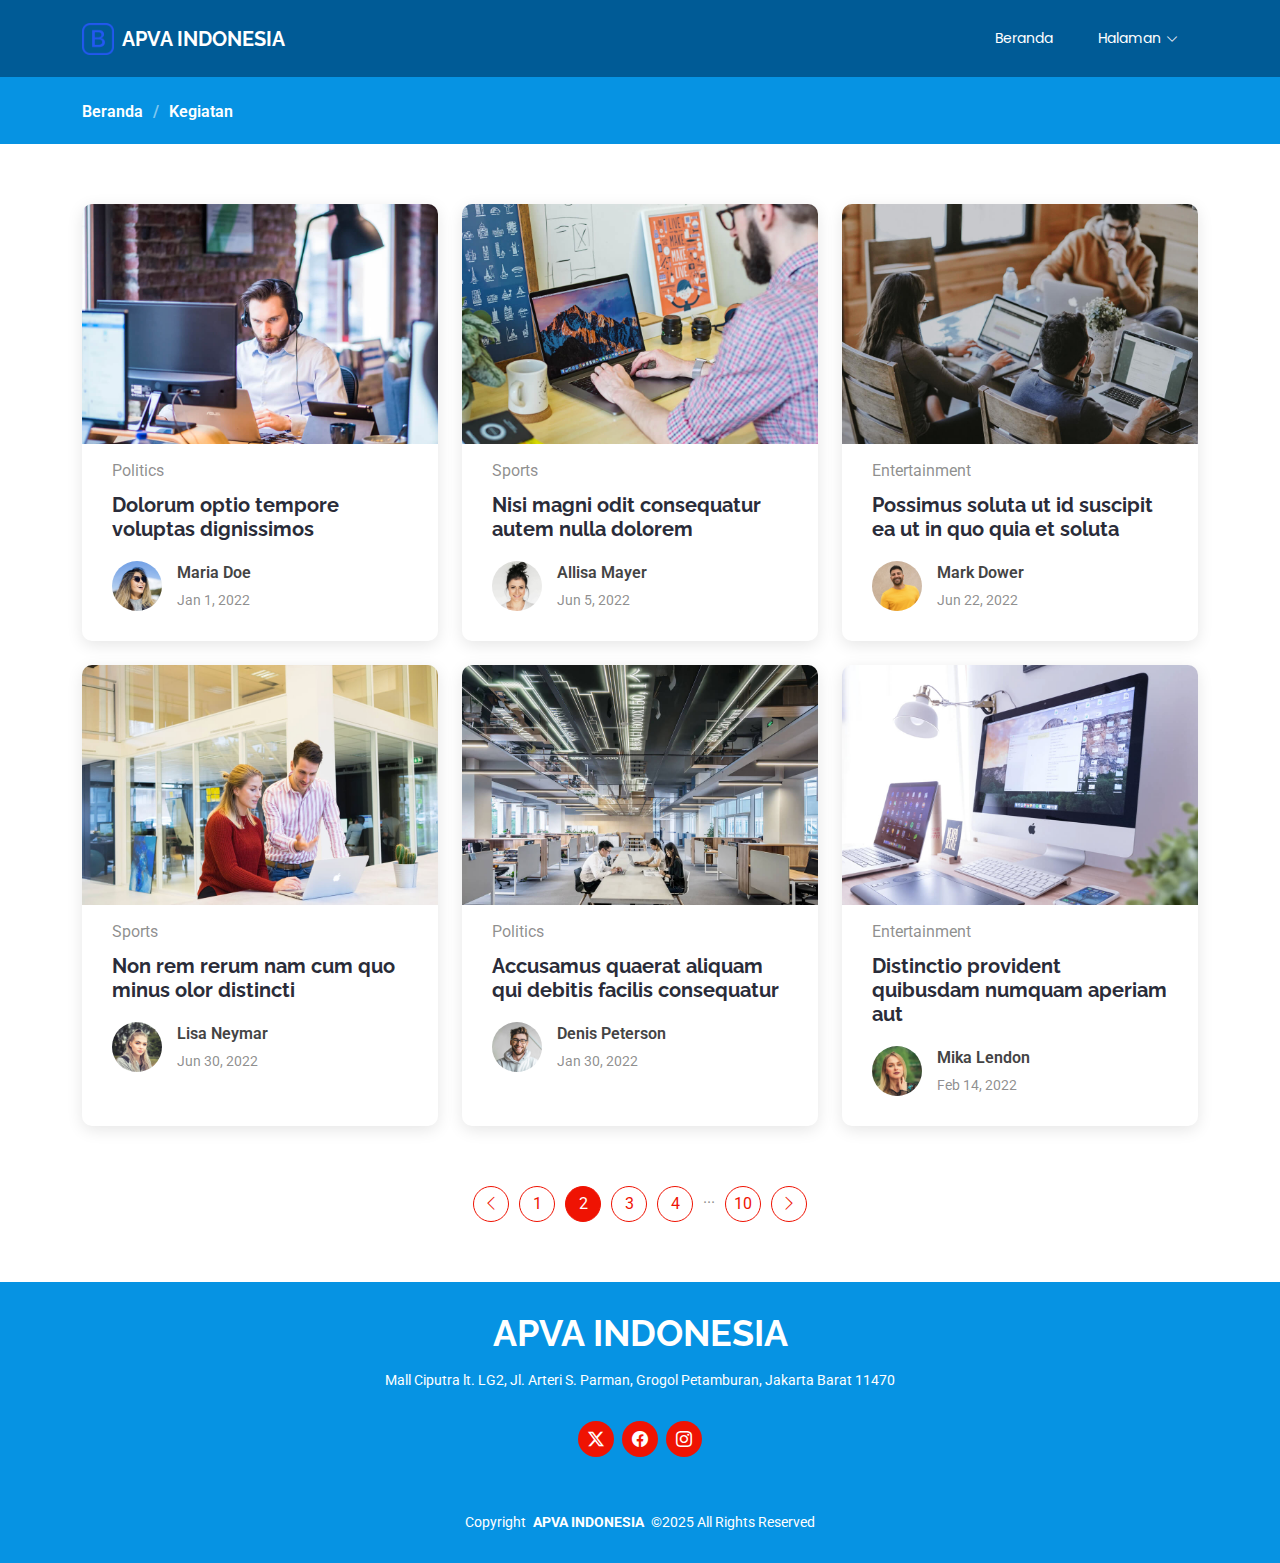
<file: blog.html>
<!DOCTYPE html>
<html lang="en">

<head>
  <meta charset="utf-8">
  <meta content="width=device-width, initial-scale=1.0" name="viewport">
  <title>Kegiatan - APVA INDONESIA</title>
  <meta name="description" content="">
  <meta name="keywords" content="">

  <!-- Favicons -->
  <link href="assets/img/favicon.png" rel="icon">
  <link href="assets/img/apple-touch-icon.png" rel="apple-touch-icon">

  <!-- Fonts -->
  <link href="https://fonts.googleapis.com" rel="preconnect">
  <link href="https://fonts.gstatic.com" rel="preconnect" crossorigin>
  <link href="https://fonts.googleapis.com/css2?family=Roboto:ital,wght@0,100;0,300;0,400;0,500;0,700;0,900;1,100;1,300;1,400;1,500;1,700;1,900&family=Poppins:ital,wght@0,100;0,200;0,300;0,400;0,500;0,600;0,700;0,800;0,900;1,100;1,200;1,300;1,400;1,500;1,600;1,700;1,800;1,900&family=Raleway:ital,wght@0,100;0,200;0,300;0,400;0,500;0,600;0,700;0,800;0,900;1,100;1,200;1,300;1,400;1,500;1,600;1,700;1,800;1,900&display=swap" rel="stylesheet">

  <!-- Vendor CSS Files -->
  <link href="assets/vendor/bootstrap/css/bootstrap.min.css" rel="stylesheet">
  <link href="assets/vendor/bootstrap-icons/bootstrap-icons.css" rel="stylesheet">
  <link href="assets/vendor/aos/aos.css" rel="stylesheet">
  <link href="assets/vendor/animate.css/animate.min.css" rel="stylesheet">
  <link href="assets/vendor/glightbox/css/glightbox.min.css" rel="stylesheet">
  <link href="assets/vendor/swiper/swiper-bundle.min.css" rel="stylesheet">

  <!-- Main CSS File -->
  <link href="assets/css/main.css" rel="stylesheet">

  <!-- =======================================================
  * Template Name: Selecao
  * Template URL: https://bootstrapmade.com/selecao-bootstrap-template/
  * Updated: Aug 07 2024 with Bootstrap v5.3.3
  * Author: BootstrapMade.com
  * License: https://bootstrapmade.com/license/
  ======================================================== -->
</head>

<body class="blog-page">

  <header id="header" class="header d-flex align-items-center fixed-top">
    <div class="container-fluid container-xl position-relative d-flex align-items-center justify-content-between">

      <a href="index.html" class="logo d-flex align-items-center">
        <!-- Uncomment the line below if you also wish to use an image logo -->
        <img src="assets/img/logo.png" alt="">
        <h1 class="sitename">APVA INDONESIA</h1>
      </a>

      <nav id="navmenu" class="navmenu">
        <ul>
          <li><a href="index.html" class="active">Beranda</a></li>          
          <li class="dropdown"><a href="#"><span>Halaman</span> <i class="bi bi-chevron-down toggle-dropdown"></i></a>
            <ul>
              <li><a href="about.html">Visi & Misi</a></li>
              <li><a href="team.html">Kepengurusan</a></li>
              <li><a href="blog.html">Kegiatan</a></li>
              <li><a href="#">Artikel</a></li>
              <li><a href="#">Foto</a></li>              
              <li><a href="contact.html">Kontak</a></li>
            </ul>
          </li>          
        </ul>
        <i class="mobile-nav-toggle d-xl-none bi bi-list"></i>
      </nav>

    </div>
  </header>

  <main class="main">

    <!-- Page Title -->
    <div class="page-title blue-background">
      <div class="container position-relative">
        <!-- <h1>Kegiatan</h1> -->
        <!-- <p>Agenda Kegiatan APVA INDONESIA</p> -->
        <nav class="breadcrumbs">
          <ol>
            <li><a href="index.html">Beranda</a></li>
            <li class="current">Kegiatan</li>
          </ol>
        </nav>
      </div>
    </div>
    <!-- End Page Title -->

    <!-- Blog Posts Section -->
    <section id="blog-posts" class="blog-posts section">

      <div class="container">
        <div class="row gy-4">

          <div class="col-lg-4">
            <article>

              <div class="post-img">
                <img src="assets/img/blog/blog-1.jpg" alt="" class="img-fluid">
              </div>

              <p class="post-category">Politics</p>

              <h2 class="title">
                <a href="blog-details.html">Dolorum optio tempore voluptas dignissimos</a>
              </h2>

              <div class="d-flex align-items-center">
                <img src="assets/img/blog/blog-author.jpg" alt="" class="img-fluid post-author-img flex-shrink-0">
                <div class="post-meta">
                  <p class="post-author">Maria Doe</p>
                  <p class="post-date">
                    <time datetime="2022-01-01">Jan 1, 2022</time>
                  </p>
                </div>
              </div>

            </article>
          </div><!-- End post list item -->

          <div class="col-lg-4">
            <article>

              <div class="post-img">
                <img src="assets/img/blog/blog-2.jpg" alt="" class="img-fluid">
              </div>

              <p class="post-category">Sports</p>

              <h2 class="title">
                <a href="blog-details.html">Nisi magni odit consequatur autem nulla dolorem</a>
              </h2>

              <div class="d-flex align-items-center">
                <img src="assets/img/blog/blog-author-2.jpg" alt="" class="img-fluid post-author-img flex-shrink-0">
                <div class="post-meta">
                  <p class="post-author">Allisa Mayer</p>
                  <p class="post-date">
                    <time datetime="2022-01-01">Jun 5, 2022</time>
                  </p>
                </div>
              </div>

            </article>
          </div><!-- End post list item -->

          <div class="col-lg-4">
            <article>

              <div class="post-img">
                <img src="assets/img/blog/blog-3.jpg" alt="" class="img-fluid">
              </div>

              <p class="post-category">Entertainment</p>

              <h2 class="title">
                <a href="blog-details.html">Possimus soluta ut id suscipit ea ut in quo quia et soluta</a>
              </h2>

              <div class="d-flex align-items-center">
                <img src="assets/img/blog/blog-author-3.jpg" alt="" class="img-fluid post-author-img flex-shrink-0">
                <div class="post-meta">
                  <p class="post-author">Mark Dower</p>
                  <p class="post-date">
                    <time datetime="2022-01-01">Jun 22, 2022</time>
                  </p>
                </div>
              </div>

            </article>
          </div><!-- End post list item -->

          <div class="col-lg-4">
            <article>

              <div class="post-img">
                <img src="assets/img/blog/blog-4.jpg" alt="" class="img-fluid">
              </div>

              <p class="post-category">Sports</p>

              <h2 class="title">
                <a href="blog-details.html">Non rem rerum nam cum quo minus olor distincti</a>
              </h2>

              <div class="d-flex align-items-center">
                <img src="assets/img/blog/blog-author-4.jpg" alt="" class="img-fluid post-author-img flex-shrink-0">
                <div class="post-meta">
                  <p class="post-author">Lisa Neymar</p>
                  <p class="post-date">
                    <time datetime="2022-01-01">Jun 30, 2022</time>
                  </p>
                </div>
              </div>

            </article>
          </div><!-- End post list item -->

          <div class="col-lg-4">
            <article>

              <div class="post-img">
                <img src="assets/img/blog/blog-5.jpg" alt="" class="img-fluid">
              </div>

              <p class="post-category">Politics</p>

              <h2 class="title">
                <a href="blog-details.html">Accusamus quaerat aliquam qui debitis facilis consequatur</a>
              </h2>

              <div class="d-flex align-items-center">
                <img src="assets/img/blog/blog-author-5.jpg" alt="" class="img-fluid post-author-img flex-shrink-0">
                <div class="post-meta">
                  <p class="post-author">Denis Peterson</p>
                  <p class="post-date">
                    <time datetime="2022-01-01">Jan 30, 2022</time>
                  </p>
                </div>
              </div>

            </article>
          </div><!-- End post list item -->

          <div class="col-lg-4">
            <article>

              <div class="post-img">
                <img src="assets/img/blog/blog-6.jpg" alt="" class="img-fluid">
              </div>

              <p class="post-category">Entertainment</p>

              <h2 class="title">
                <a href="blog-details.html">Distinctio provident quibusdam numquam aperiam aut</a>
              </h2>

              <div class="d-flex align-items-center">
                <img src="assets/img/blog/blog-author-6.jpg" alt="" class="img-fluid post-author-img flex-shrink-0">
                <div class="post-meta">
                  <p class="post-author">Mika Lendon</p>
                  <p class="post-date">
                    <time datetime="2022-01-01">Feb 14, 2022</time>
                  </p>
                </div>
              </div>

            </article>
          </div><!-- End post list item -->

        </div>
      </div>

    </section><!-- /Blog Posts Section -->

    <!-- Blog Pagination Section -->
    <section id="blog-pagination" class="blog-pagination section">

      <div class="container">
        <div class="d-flex justify-content-center">
          <ul>
            <li><a href="#"><i class="bi bi-chevron-left"></i></a></li>
            <li><a href="#">1</a></li>
            <li><a href="#" class="active">2</a></li>
            <li><a href="#">3</a></li>
            <li><a href="#">4</a></li>
            <li>...</li>
            <li><a href="#">10</a></li>
            <li><a href="#"><i class="bi bi-chevron-right"></i></a></li>
          </ul>
        </div>
      </div>

    </section><!-- /Blog Pagination Section -->

  </main>

  <footer id="footer" class="footer blue-background">
    <div class="container">
      <h3 class="sitename">APVA INDONESIA</h3>
      <p>Mall Ciputra lt. LG2, Jl. Arteri S. Parman, Grogol Petamburan, Jakarta Barat 11470</p>
      <div class="social-links d-flex justify-content-center">
        <a href="#"><i class="bi bi-twitter-x"></i></a>
        <a href="#"><i class="bi bi-facebook"></i></a>
        <a href="#"><i class="bi bi-instagram"></i></a>
      </div>
      <div class="container">
        <div class="copyright">
          <span>Copyright</span> <strong class="px-1 sitename">APVA INDONESIA</strong> &copy;2025 <span> All Rights Reserved</span>
        </div>
        <!-- <div class="credits"> -->
          <!-- All the links in the footer should remain intact. -->
          <!-- You can delete the links only if you've purchased the pro version. -->
          <!-- Licensing information: https://bootstrapmade.com/license/ -->
          <!-- Purchase the pro version with working PHP/AJAX contact form: [buy-url] -->
          <!-- Designed by <a href="https://bootstrapmade.com/">BootstrapMade</a> -->
        <!-- </div> -->
      </div>
    </div>
  </footer>

  <!-- Scroll Top -->
  <a href="#" id="scroll-top" class="scroll-top d-flex align-items-center justify-content-center"><i class="bi bi-arrow-up-short"></i></a>

  <!-- Preloader -->
  <div id="preloader"></div>

  <!-- Vendor JS Files -->
  <script src="assets/vendor/bootstrap/js/bootstrap.bundle.min.js"></script>
  <script src="assets/vendor/php-email-form/validate.js"></script>
  <script src="assets/vendor/aos/aos.js"></script>
  <script src="assets/vendor/glightbox/js/glightbox.min.js"></script>
  <script src="assets/vendor/imagesloaded/imagesloaded.pkgd.min.js"></script>
  <script src="assets/vendor/isotope-layout/isotope.pkgd.min.js"></script>
  <script src="assets/vendor/swiper/swiper-bundle.min.js"></script>

  <!-- Main JS File -->
  <script src="assets/js/main.js"></script>

</body>

</html>
</file>
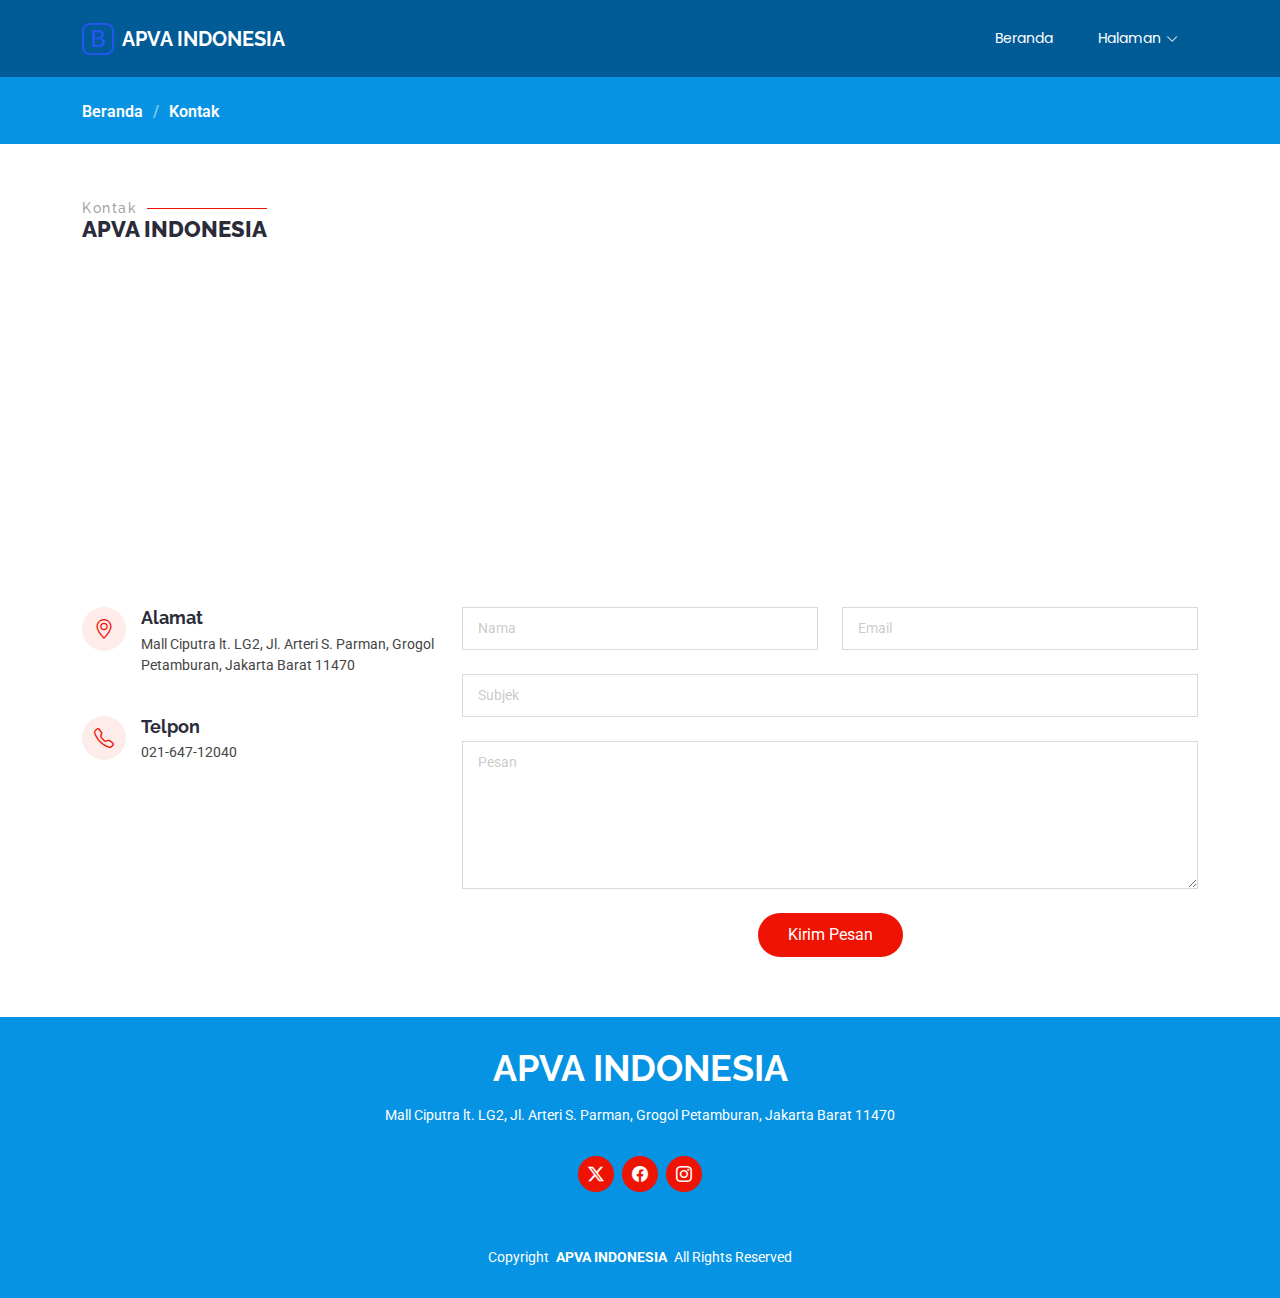
<file: contact.html>
<!DOCTYPE html>
<html lang="en">

<head>
  <meta charset="utf-8">
  <meta content="width=device-width, initial-scale=1.0" name="viewport">
  <title>Kontak - APVA INDONESIA</title>
  <meta name="description" content="">
  <meta name="keywords" content="">

  <!-- Favicons -->
  <link href="assets/img/favicon.png" rel="icon">
  <link href="assets/img/apple-touch-icon.png" rel="apple-touch-icon">

  <!-- Fonts -->
  <link href="https://fonts.googleapis.com" rel="preconnect">
  <link href="https://fonts.gstatic.com" rel="preconnect" crossorigin>
  <link href="https://fonts.googleapis.com/css2?family=Roboto:ital,wght@0,100;0,300;0,400;0,500;0,700;0,900;1,100;1,300;1,400;1,500;1,700;1,900&family=Poppins:ital,wght@0,100;0,200;0,300;0,400;0,500;0,600;0,700;0,800;0,900;1,100;1,200;1,300;1,400;1,500;1,600;1,700;1,800;1,900&family=Raleway:ital,wght@0,100;0,200;0,300;0,400;0,500;0,600;0,700;0,800;0,900;1,100;1,200;1,300;1,400;1,500;1,600;1,700;1,800;1,900&display=swap" rel="stylesheet">

  <!-- Vendor CSS Files -->
  <link href="assets/vendor/bootstrap/css/bootstrap.min.css" rel="stylesheet">
  <link href="assets/vendor/bootstrap-icons/bootstrap-icons.css" rel="stylesheet">
  <link href="assets/vendor/aos/aos.css" rel="stylesheet">
  <link href="assets/vendor/animate.css/animate.min.css" rel="stylesheet">
  <link href="assets/vendor/glightbox/css/glightbox.min.css" rel="stylesheet">
  <link href="assets/vendor/swiper/swiper-bundle.min.css" rel="stylesheet">

  <!-- Main CSS File -->
  <link href="assets/css/main.css" rel="stylesheet">

  <!-- =======================================================
  * Template Name: Selecao
  * Template URL: https://bootstrapmade.com/selecao-bootstrap-template/
  * Updated: Aug 07 2024 with Bootstrap v5.3.3
  * Author: BootstrapMade.com
  * License: https://bootstrapmade.com/license/
  ======================================================== -->
</head>

<body class="blog-page">

  <header id="header" class="header d-flex align-items-center fixed-top">
    <div class="container-fluid container-xl position-relative d-flex align-items-center justify-content-between">

      <a href="index.html" class="logo d-flex align-items-center">
        <!-- Uncomment the line below if you also wish to use an image logo -->
        <img src="assets/img/logo.png" alt="">
        <h1 class="sitename">APVA INDONESIA</h1>
      </a>

      <nav id="navmenu" class="navmenu">
        <ul>
          <li><a href="index.html" class="active">Beranda</a></li>          
          <li class="dropdown"><a href="#"><span>Halaman</span> <i class="bi bi-chevron-down toggle-dropdown"></i></a>
            <ul>
              <li><a href="about.html">Visi & Misi</a></li>
              <li><a href="team.html">Kepengurusan</a></li>
              <li><a href="blog.html">Kegiatan</a></li>
              <li><a href="#">Artikel</a></li>
              <li><a href="#">Foto</a></li>              
              <li><a href="contact.html">Kontak</a></li>
            </ul>
          </li>          
        </ul>
        <i class="mobile-nav-toggle d-xl-none bi bi-list"></i>
      </nav>

    </div>
  </header>

  <main class="main">

    <!-- Page Title -->
    <div class="page-title blue-background">
      <div class="container position-relative">
        <!-- <h1>Kepengurusan</h1> -->
        <!-- <p>APVA INDONESIA</p> -->
        <nav class="breadcrumbs">
          <ol>
            <li><a href="index.html">Beranda</a></li>
            <li class="current">Kontak</li>
          </ol>
        </nav>
      </div>
    </div>
    <!-- End Page Title -->

    <!-- Contact Section -->
    <section id="contact" class="contact section">

        <!-- Section Title -->
        <div class="container section-title" data-aos="fade-up">
          <h2>Kontak</h2>
          <p>APVA INDONESIA</p>
        </div><!-- End Section Title -->
  
        <div class="container" data-aos="fade" data-aos-delay="100">
          <div class="mb-4" data-aos="fade-up" data-aos-delay="200">
            <iframe style="border:0; width: 100%; height: 270px;" src="https://www.google.com/maps/embed?pb=!1m10!1m8!1m3!1d1983.3589355467716!2d106.785984!3d-6.168521!3m2!1i1024!2i768!4f13.1!5e0!3m2!1sid!2sid!4v1736304721830!5m2!1sid!2sid" frameborder="0" allowfullscreen="" loading="lazy" referrerpolicy="no-referrer-when-downgrade"></iframe>          
          </div><!-- End Google Maps -->
  
          <div class="row gy-4">
  
            <div class="col-lg-4">
              <div class="info-item d-flex" data-aos="fade-up" data-aos-delay="200">
                <i class="bi bi-geo-alt flex-shrink-0"></i>
                <div>
                  <h3>Alamat</h3>
                  <p>Mall Ciputra lt. LG2, Jl. Arteri S. Parman, Grogol Petamburan, Jakarta Barat 11470</p>
                </div>
              </div><!-- End Info Item -->
  
              <div class="info-item d-flex" data-aos="fade-up" data-aos-delay="300">
                <i class="bi bi-telephone flex-shrink-0"></i>
                <div>
                  <h3>Telpon</h3>
                  <p>021-647-12040</p>
                </div>
              </div><!-- End Info Item -->
  
              <div class="info-item d-flex" data-aos="fade-up" data-aos-delay="400">
                <i class="bi bi-envelope flex-shrink-0"></i>
                <div>
                  <h3>Email</h3>
                  <p>apvaindonesia@gmail.com</p>
                </div>
              </div><!-- End Info Item -->
  
            </div>
  
            <div class="col-lg-8">
              <form action="forms/contact.php" method="post" class="php-email-form" data-aos="fade-up" data-aos-delay="200">
                <div class="row gy-4">
  
                  <div class="col-md-6">
                    <input type="text" name="name" class="form-control" placeholder="Nama" required="">
                  </div>
  
                  <div class="col-md-6 ">
                    <input type="email" class="form-control" name="email" placeholder="Email" required="">
                  </div>
  
                  <div class="col-md-12">
                    <input type="text" class="form-control" name="subject" placeholder="Subjek" required="">
                  </div>
  
                  <div class="col-md-12">
                    <textarea class="form-control" name="message" rows="6" placeholder="Pesan" required=""></textarea>
                  </div>
  
                  <div class="col-md-12 text-center">
                    <div class="loading">Loading</div>
                    <div class="error-message"></div>
                    <div class="sent-message">Pesanmu sudah terkirim. Terima kasih!</div>
  
                    <button type="submit">Kirim Pesan</button>
                  </div>
  
                </div>
              </form>
            </div><!-- End Contact Form -->
  
          </div>
  
        </div>
  
      </section><!-- /Contact Section --> 

  </main>

  <footer id="footer" class="footer blue-background">
    <div class="container">
      <h3 class="sitename">APVA INDONESIA</h3>
      <p>Mall Ciputra lt. LG2, Jl. Arteri S. Parman, Grogol Petamburan, Jakarta Barat 11470</p>
      <div class="social-links d-flex justify-content-center">
        <a href="#"><i class="bi bi-twitter-x"></i></a>
        <a href="#"><i class="bi bi-facebook"></i></a>
        <a href="#"><i class="bi bi-instagram"></i></a>
      </div>
      <div class="container">
        <div class="copyright">
          <span>Copyright</span> <strong class="px-1 sitename">APVA INDONESIA</strong> <span>All Rights Reserved</span>
        </div>
        <!-- <div class="credits"> -->
          <!-- All the links in the footer should remain intact. -->
          <!-- You can delete the links only if you've purchased the pro version. -->
          <!-- Licensing information: https://bootstrapmade.com/license/ -->
          <!-- Purchase the pro version with working PHP/AJAX contact form: [buy-url] -->
          <!-- Designed by <a href="https://bootstrapmade.com/">BootstrapMade</a> -->
        <!-- </div> -->
      </div>
    </div>
  </footer>

  <!-- Scroll Top -->
  <a href="#" id="scroll-top" class="scroll-top d-flex align-items-center justify-content-center"><i class="bi bi-arrow-up-short"></i></a>

  <!-- Preloader -->
  <div id="preloader"></div>

  <!-- Vendor JS Files -->
  <script src="assets/vendor/bootstrap/js/bootstrap.bundle.min.js"></script>
  <script src="assets/vendor/php-email-form/validate.js"></script>
  <script src="assets/vendor/aos/aos.js"></script>
  <script src="assets/vendor/glightbox/js/glightbox.min.js"></script>
  <script src="assets/vendor/imagesloaded/imagesloaded.pkgd.min.js"></script>
  <script src="assets/vendor/isotope-layout/isotope.pkgd.min.js"></script>
  <script src="assets/vendor/swiper/swiper-bundle.min.js"></script>

  <!-- Main JS File -->
  <script src="assets/js/main.js"></script>

</body>

</html>
</file>
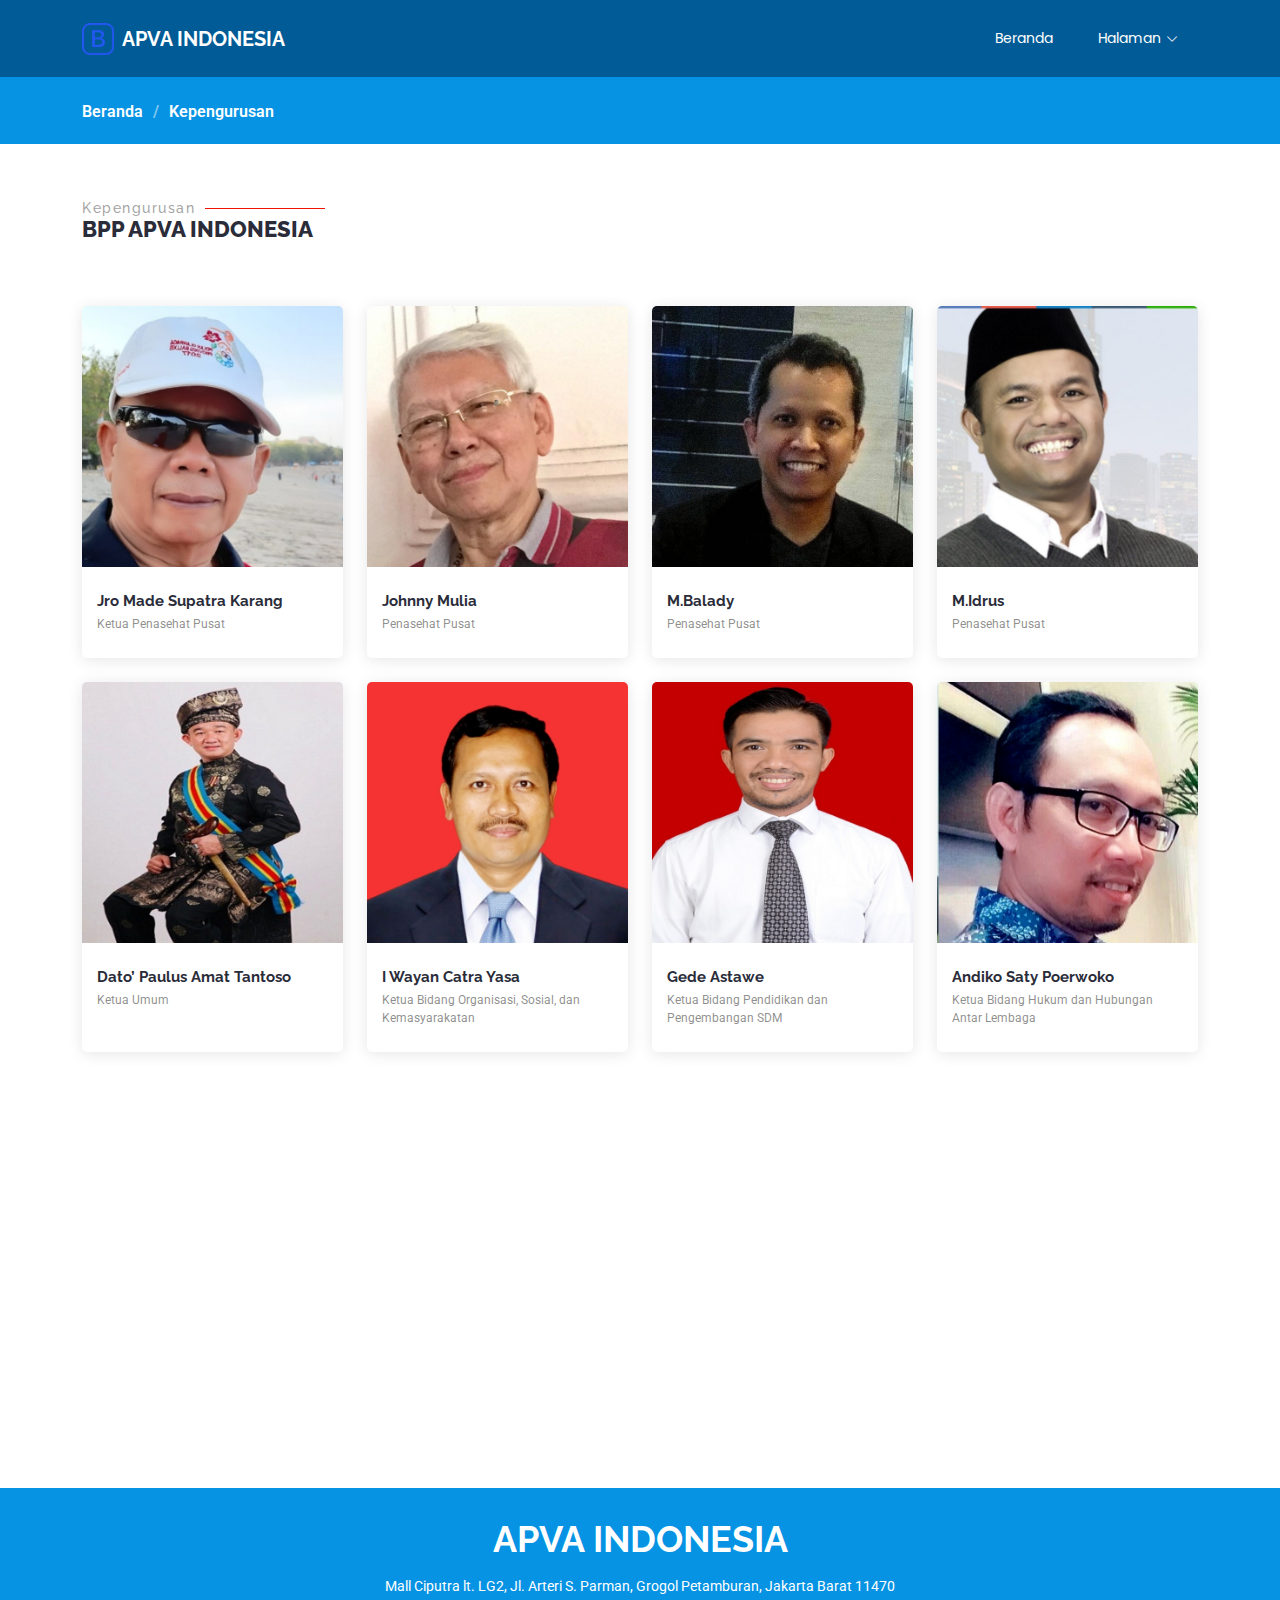
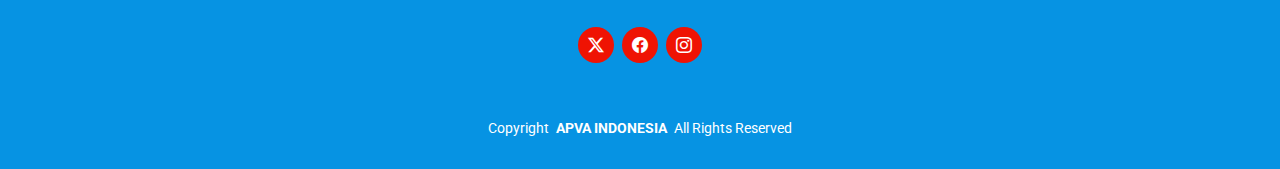
<file: team.html>
<!DOCTYPE html>
<html lang="en">

<head>
  <meta charset="utf-8">
  <meta content="width=device-width, initial-scale=1.0" name="viewport">
  <title>Kepengurusan - APVA INDONESIA</title>
  <meta name="description" content="">
  <meta name="keywords" content="">

  <!-- Favicons -->
  <link href="assets/img/favicon.png" rel="icon">
  <link href="assets/img/apple-touch-icon.png" rel="apple-touch-icon">

  <!-- Fonts -->
  <link href="https://fonts.googleapis.com" rel="preconnect">
  <link href="https://fonts.gstatic.com" rel="preconnect" crossorigin>
  <link href="https://fonts.googleapis.com/css2?family=Roboto:ital,wght@0,100;0,300;0,400;0,500;0,700;0,900;1,100;1,300;1,400;1,500;1,700;1,900&family=Poppins:ital,wght@0,100;0,200;0,300;0,400;0,500;0,600;0,700;0,800;0,900;1,100;1,200;1,300;1,400;1,500;1,600;1,700;1,800;1,900&family=Raleway:ital,wght@0,100;0,200;0,300;0,400;0,500;0,600;0,700;0,800;0,900;1,100;1,200;1,300;1,400;1,500;1,600;1,700;1,800;1,900&display=swap" rel="stylesheet">

  <!-- Vendor CSS Files -->
  <link href="assets/vendor/bootstrap/css/bootstrap.min.css" rel="stylesheet">
  <link href="assets/vendor/bootstrap-icons/bootstrap-icons.css" rel="stylesheet">
  <link href="assets/vendor/aos/aos.css" rel="stylesheet">
  <link href="assets/vendor/animate.css/animate.min.css" rel="stylesheet">
  <link href="assets/vendor/glightbox/css/glightbox.min.css" rel="stylesheet">
  <link href="assets/vendor/swiper/swiper-bundle.min.css" rel="stylesheet">

  <!-- Main CSS File -->
  <link href="assets/css/main.css" rel="stylesheet">

  <!-- =======================================================
  * Template Name: Selecao
  * Template URL: https://bootstrapmade.com/selecao-bootstrap-template/
  * Updated: Aug 07 2024 with Bootstrap v5.3.3
  * Author: BootstrapMade.com
  * License: https://bootstrapmade.com/license/
  ======================================================== -->
</head>

<body class="blog-page">

  <header id="header" class="header d-flex align-items-center fixed-top">
    <div class="container-fluid container-xl position-relative d-flex align-items-center justify-content-between">

      <a href="index.html" class="logo d-flex align-items-center">
        <!-- Uncomment the line below if you also wish to use an image logo -->
        <img src="assets/img/logo.png" alt="">
        <h1 class="sitename">APVA INDONESIA</h1>
      </a>

      <nav id="navmenu" class="navmenu">
        <ul>
          <li><a href="index.html" class="active">Beranda</a></li>          
          <li class="dropdown"><a href="#"><span>Halaman</span> <i class="bi bi-chevron-down toggle-dropdown"></i></a>
            <ul>
              <li><a href="about.html">Visi & Misi</a></li>
              <li><a href="team.html">Kepengurusan</a></li>
              <li><a href="blog.html">Kegiatan</a></li>
              <li><a href="#">Artikel</a></li>
              <li><a href="#">Foto</a></li>              
              <li><a href="contact.html">Kontak</a></li>
            </ul>
          </li>          
        </ul>
        <i class="mobile-nav-toggle d-xl-none bi bi-list"></i>
      </nav>

    </div>
  </header>

  <main class="main">

    <!-- Page Title -->
    <div class="page-title blue-background">
      <div class="container position-relative">
        <!-- <h1>Kepengurusan</h1> -->
        <!-- <p>APVA INDONESIA</p> -->
        <nav class="breadcrumbs">
          <ol>
            <li><a href="index.html">Beranda</a></li>
            <li class="current">Kepengurusan</li>
          </ol>
        </nav>
      </div>
    </div>
    <!-- End Page Title -->

    <!-- Team Section -->
    <section id="team" class="team section">

      <!-- Section Title -->
      <div class="container section-title" data-aos="fade-up">
        <h2>Kepengurusan</h2>
        <p>BPP APVA INDONESIA</p>
      </div><!-- End Section Title -->

      <div class="container">

        <div class="row gy-4">

          <div class="col-lg-3 col-md-6 d-flex align-items-stretch" data-aos="fade-up" data-aos-delay="100">
            <div class="team-member">
              <div class="member-img">
                <img src="assets/img/team/penasehat1.jpg" class="img-fluid" alt="">                
                <div class="social">
                  <a href="assets/img/team/penasehat1.jpg" title="Jro Made Supatra Karang ( Ketua Penasehat Pusat )" data-gallery="portfolio-gallery-app" class="glightbox preview-link"><i class="bi bi-zoom-in"></i></a>
                </div>
              </div>
              <div class="member-info">
                <h4>Jro Made Supatra Karang</h4>
                <span>Ketua Penasehat Pusat</span>
              </div>
            </div>
          </div><!-- End Team Member -->

          <div class="col-lg-3 col-md-6 d-flex align-items-stretch" data-aos="fade-up" data-aos-delay="200">
            <div class="team-member">
              <div class="member-img">
                <img src="assets/img/team/penasehat2.jpg" class="img-fluid" alt="">
                <div class="social">
                  <a href="assets/img/team/penasehat2.jpg" title="Johnny Mulia ( Penasehat Pusat )" data-gallery="portfolio-gallery-app" class="glightbox preview-link"><i class="bi bi-zoom-in"></i></a>
                </div>
              </div>
              <div class="member-info">
                <h4>Johnny Mulia</h4>
                <span>Penasehat Pusat</span>
              </div>
            </div>
          </div><!-- End Team Member -->

          <div class="col-lg-3 col-md-6 d-flex align-items-stretch" data-aos="fade-up" data-aos-delay="300">
            <div class="team-member">
              <div class="member-img">
                <img src="assets/img/team/penasehat3.jpg" class="img-fluid" alt="">
                <div class="social">
                  <a href="assets/img/team/penasehat3.jpg" title="M.Balady ( Penasehat Pusat )" data-gallery="portfolio-gallery-app" class="glightbox preview-link"><i class="bi bi-zoom-in"></i></a>
                </div>
              </div>
              <div class="member-info">
                <h4>M.Balady</h4>
                <span>Penasehat Pusat</span>
              </div>
            </div>
          </div><!-- End Team Member -->

          <div class="col-lg-3 col-md-6 d-flex align-items-stretch" data-aos="fade-up" data-aos-delay="400">
            <div class="team-member">
              <div class="member-img">
                <img src="assets/img/team/penasehat4.jpg" class="img-fluid" alt="">
                <div class="social">
                  <a href="assets/img/team/penasehat4.jpg" title="M.Idrus ( Penasehat Pusat )" data-gallery="portfolio-gallery-app" class="glightbox preview-link"><i class="bi bi-zoom-in"></i></a>
                </div>
              </div>
              <div class="member-info">
                <h4>M.Idrus</h4>
                <span>Penasehat Pusat</span>
              </div>
            </div>
          </div><!-- End Team Member -->

        </div>
        
        <br>

        <div class="row gy-4">

          <div class="col-lg-3 col-md-6 d-flex align-items-stretch" data-aos="fade-up" data-aos-delay="100">
            <div class="team-member">
              <div class="member-img">
                <img src="assets/img/team/Ketua1.jpg" class="img-fluid" alt="">
                <div class="social">
                  <a href="assets/img/team/Ketua1.jpg" title="Dato’ Paulus Amat Tantoso ( Ketua Umum )" data-gallery="portfolio-gallery-app" class="glightbox preview-link"><i class="bi bi-zoom-in"></i></a>
                </div>
              </div>
              <div class="member-info">
                <h4>Dato’ Paulus Amat Tantoso</h4>
                <span>Ketua Umum</span>
              </div>
            </div>
          </div><!-- End Team Member -->

          <div class="col-lg-3 col-md-6 d-flex align-items-stretch" data-aos="fade-up" data-aos-delay="200">
            <div class="team-member">
              <div class="member-img">
                <img src="assets/img/team/Ketua2.jpg" class="img-fluid" alt="">
                <div class="social">
                  <a href="assets/img/team/Ketua2.jpg" title="I Wayan Catra Yasa ( Ketua Bidang Organisasi, Sosial, dan Kemasyarakatan )" data-gallery="portfolio-gallery-app" class="glightbox preview-link"><i class="bi bi-zoom-in"></i></a>
                </div>
              </div>
              <div class="member-info">
                <h4>I Wayan Catra Yasa</h4>
                <span>Ketua Bidang Organisasi, Sosial, dan Kemasyarakatan</span>
              </div>
            </div>
          </div><!-- End Team Member -->

          <div class="col-lg-3 col-md-6 d-flex align-items-stretch" data-aos="fade-up" data-aos-delay="300">
            <div class="team-member">
              <div class="member-img">
                <img src="assets/img/team/Ketua3.jpg" class="img-fluid" alt="">
                <div class="social">
                  <a href="assets/img/team/Ketua3.jpg" title="Gede Astawe ( Ketua Bidang Pendidikan dan Pengembangan SDM )" data-gallery="portfolio-gallery-app" class="glightbox preview-link"><i class="bi bi-zoom-in"></i></a>
                </div>
              </div>
              <div class="member-info">
                <h4>Gede Astawe</h4>
                <span>Ketua Bidang Pendidikan dan Pengembangan SDM</span>
              </div>
            </div>
          </div><!-- End Team Member -->

          <div class="col-lg-3 col-md-6 d-flex align-items-stretch" data-aos="fade-up" data-aos-delay="400">
            <div class="team-member">
              <div class="member-img">
                <img src="assets/img/team/Ketua4.jpg" class="img-fluid" alt="">
                <div class="social">
                  <a href="assets/img/team/Ketua4.jpg" title="Andiko Saty Poerwoko ( Ketua Bidang Hukum dan Hubungan Antar Lembaga )" data-gallery="portfolio-gallery-app" class="glightbox preview-link"><i class="bi bi-zoom-in"></i></a>
                </div>
              </div>
              <div class="member-info">
                <h4>Andiko Saty Poerwoko</h4>
                <span>Ketua Bidang Hukum dan Hubungan Antar Lembaga</span>
              </div>
            </div>
          </div><!-- End Team Member -->

        </div>

        <br>

        <div class="row gy-4">

          <div class="col-lg-3 col-md-6 d-flex align-items-stretch" data-aos="fade-up" data-aos-delay="100">
            <div class="team-member">
              <div class="member-img">
                <img src="assets/img/team/AhliHukum1.jpg" class="img-fluid" alt="">
                <div class="social">
                  <a href="assets/img/team/AhliHukum1.jpg" title="Tantimin, SH, MH ( Ahli Hukum )" data-gallery="portfolio-gallery-app" class="glightbox preview-link"><i class="bi bi-zoom-in"></i></a>
                </div>
              </div>
              <div class="member-info">
                <h4>Tantimin, SH, MH</h4>
                <span>Ahli Hukum</span>
              </div>
            </div>
          </div><!-- End Team Member -->

          <div class="col-lg-3 col-md-6 d-flex align-items-stretch" data-aos="fade-up" data-aos-delay="200">
            <div class="team-member">
              <div class="member-img">
                <img src="assets/img/team/AhliHukum2.jpg" class="img-fluid" alt="">
                <div class="social">
                  <a href="assets/img/team/AhliHukum2.jpg" title="Rudianto SH., MH. ( Ahli Hukum )" data-gallery="portfolio-gallery-app" class="glightbox preview-link"><i class="bi bi-zoom-in"></i></a>
                </div>
              </div>
              <div class="member-info">
                <h4>Rudianto SH., MH.</h4>
                <span>Ahli Hukum</span>
              </div>
            </div>
          </div><!-- End Team Member -->

          <div class="col-lg-3 col-md-6 d-flex align-items-stretch" data-aos="fade-up" data-aos-delay="300">
            <div class="team-member">
              <div class="member-img">
                <img src="assets/img/team/AhliHukum3.jpg" class="img-fluid" alt="">
                <div class="social">
                  <a href="assets/img/team/AhliHukum3.jpg" title="Edi Hartono SH, ( Ahli Hukum )" data-gallery="portfolio-gallery-app" class="glightbox preview-link"><i class="bi bi-zoom-in"></i></a>
                </div>
              </div>
              <div class="member-info">
                <h4>Edi Hartono SH,</h4>
                <span>Ahli Hukum</span>
              </div>
            </div>
          </div><!-- End Team Member -->

          <div class="col-lg-3 col-md-6 d-flex align-items-stretch" data-aos="fade-up" data-aos-delay="400">
            <div class="team-member">
              <div class="member-img">
                <img src="assets/img/team/AhliHukum4.jpg" class="img-fluid" alt="">
                <div class="social">
                  <a href="assets/img/team/AhliHukum4.jpg" title="Nur Wafiq Warodat SH, ( Ahli Hukum )" data-gallery="portfolio-gallery-app" class="glightbox preview-link"><i class="bi bi-zoom-in"></i></a>
                </div>
              </div>
              <div class="member-info">
                <h4>Nur Wafiq Warodat SH,</h4>
                <span>Ahli Hukum</span>
              </div>
            </div>
          </div><!-- End Team Member -->

        </div>

      </div>

    </section><!-- /Team Section --> 

  </main>

  <footer id="footer" class="footer blue-background">
    <div class="container">
      <h3 class="sitename">APVA INDONESIA</h3>
      <p>Mall Ciputra lt. LG2, Jl. Arteri S. Parman, Grogol Petamburan, Jakarta Barat 11470</p>
      <div class="social-links d-flex justify-content-center">
        <a href="#"><i class="bi bi-twitter-x"></i></a>
        <a href="#"><i class="bi bi-facebook"></i></a>
        <a href="#"><i class="bi bi-instagram"></i></a>
      </div>
      <div class="container">
        <div class="copyright">
          <span>Copyright</span> <strong class="px-1 sitename">APVA INDONESIA</strong> <span>All Rights Reserved</span>
        </div>
        <!-- <div class="credits"> -->
          <!-- All the links in the footer should remain intact. -->
          <!-- You can delete the links only if you've purchased the pro version. -->
          <!-- Licensing information: https://bootstrapmade.com/license/ -->
          <!-- Purchase the pro version with working PHP/AJAX contact form: [buy-url] -->
          <!-- Designed by <a href="https://bootstrapmade.com/">BootstrapMade</a> -->
        <!-- </div> -->
      </div>
    </div>
  </footer>

  <!-- Scroll Top -->
  <a href="#" id="scroll-top" class="scroll-top d-flex align-items-center justify-content-center"><i class="bi bi-arrow-up-short"></i></a>

  <!-- Preloader -->
  <div id="preloader"></div>

  <!-- Vendor JS Files -->
  <script src="assets/vendor/bootstrap/js/bootstrap.bundle.min.js"></script>
  <script src="assets/vendor/php-email-form/validate.js"></script>
  <script src="assets/vendor/aos/aos.js"></script>
  <script src="assets/vendor/glightbox/js/glightbox.min.js"></script>
  <script src="assets/vendor/imagesloaded/imagesloaded.pkgd.min.js"></script>
  <script src="assets/vendor/isotope-layout/isotope.pkgd.min.js"></script>
  <script src="assets/vendor/swiper/swiper-bundle.min.js"></script>

  <!-- Main JS File -->
  <script src="assets/js/main.js"></script>

</body>

</html>
</file>
<file: assets/css/main.css>
/**
* Template Name: Selecao
* Template URL: https://bootstrapmade.com/selecao-bootstrap-template/
* Updated: Aug 07 2024 with Bootstrap v5.3.3
* Author: BootstrapMade.com
* License: https://bootstrapmade.com/license/
*/

/*--------------------------------------------------------------
# Font & Color Variables
# Help: https://bootstrapmade.com/color-system/
--------------------------------------------------------------*/
/* Fonts */
:root {
  --default-font: "Roboto",  system-ui, -apple-system, "Segoe UI", Roboto, "Helvetica Neue", Arial, "Noto Sans", "Liberation Sans", sans-serif, "Apple Color Emoji", "Segoe UI Emoji", "Segoe UI Symbol", "Noto Color Emoji";
  --heading-font: "Raleway",  sans-serif;
  --nav-font: "Poppins",  sans-serif;
}

/* Global Colors - The following color variables are used throughout the website. Updating them here will change the color scheme of the entire website */
:root { 
  --background-color: #ffffff; /* Background color for the entire website, including individual sections */
  --default-color: #444444; /* Default color used for the majority of the text content across the entire website */
  --heading-color: #2a2c39; /* Color for headings, subheadings and title throughout the website */
  --accent-color: #ef1303; /* Accent color that represents your brand on the website. It's used for buttons, links, and other elements that need to stand out */
  --accent-color2: #ffffff; /* Accent color that represents your brand on the website. It's used for buttons, links, and other elements that need to stand out */  
  --surface-color: #ffffff; /* The surface color is used as a background of boxed elements within sections, such as cards, icon boxes, or other elements that require a visual separation from the global background. */
  --contrast-color: #ffffff; /* Contrast color for text, ensuring readability against backgrounds of accent, heading, or default colors. */
}

/* Nav Menu Colors - The following color variables are used specifically for the navigation menu. They are separate from the global colors to allow for more customization options */
:root {
  --nav-color: #ffffff;  /* The default color of the main navmenu links */
  --nav-hover-color: #ef1303; /* Applied to main navmenu links when they are hovered over or active */
  --nav-mobile-background-color: #ffffff; /* Used as the background color for mobile navigation menu */
  --nav-dropdown-background-color: #ffffff; /* Used as the background color for dropdown items that appear when hovering over primary navigation items */
  --nav-dropdown-color: #060606; /* Used for navigation links of the dropdown items in the navigation menu. */
  --nav-dropdown-hover-color: #ef1303; /* Similar to --nav-hover-color, this color is applied to dropdown navigation links when they are hovered over. */
}

/* Color Presets - These classes override global colors when applied to any section or element, providing reuse of the sam color scheme. */

.light-background {
  --background-color: #f9f9f9;
  --surface-color: #ffffff;
}

.dark-background {
  --background-color: #2a2c39;
  --default-color: #ffffff;
  --heading-color: #ffffff;
  --surface-color: #404356;
  --contrast-color: #ffffff;
}

.blue-background {
  --background-color: #0693e3;
  --default-color: #ffffff;
  --heading-color: #ffffff;
  --surface-color: #8ed1fc;
  --contrast-color: #ffffff;
}

.red-background {
  --background-color: #ef1303;
  --default-color: #ffffff;
  --heading-color: #ffffff;
  --surface-color: #8ed1fc;
  --contrast-color: #ffffff;
}

/* Smooth scroll */
:root {
  scroll-behavior: smooth;
}

/*--------------------------------------------------------------
# General Styling & Shared Classes
--------------------------------------------------------------*/
body {
  color: var(--default-color);
  background-color: var(--background-color);
  font-family: var(--default-font);
}

a {
  color: var(--accent-color2);
  text-decoration: none;
  transition: 0.3s;
}

a:hover {
  color: color-mix(in srgb, var(--accent-color), transparent 25%);
  text-decoration: none;
}

h1,
h2,
h3,
h4,
h5,
h6 {
  color: var(--heading-color);
  font-family: var(--heading-font);
}

/* PHP Email Form Messages
------------------------------*/
.php-email-form .error-message {
  display: none;
  background: #df1529;
  color: #ffffff;
  text-align: left;
  padding: 15px;
  margin-bottom: 24px;
  font-weight: 600;
}

.php-email-form .sent-message {
  display: none;
  color: #ffffff;
  background: #059652;
  text-align: center;
  padding: 15px;
  margin-bottom: 24px;
  font-weight: 600;
}

.php-email-form .loading {
  display: none;
  background: var(--surface-color);
  text-align: center;
  padding: 15px;
  margin-bottom: 24px;
}

.php-email-form .loading:before {
  content: "";
  display: inline-block;
  border-radius: 50%;
  width: 24px;
  height: 24px;
  margin: 0 10px -6px 0;
  border: 3px solid var(--accent-color);
  border-top-color: var(--surface-color);
  animation: php-email-form-loading 1s linear infinite;
}

@keyframes php-email-form-loading {
  0% {
    transform: rotate(0deg);
  }

  100% {
    transform: rotate(360deg);
  }
}

/*--------------------------------------------------------------
# Global Header
--------------------------------------------------------------*/
.header {
  --background-color: rgba(255, 255, 255, 0);
  --heading-color: #ffffff;
  /* color: var(--default-color); */
  color: var(--default-color);
  /* background-color: var(--background-color); */
  /* background-color: #ffffff; */
  background-color: #005b96;
  padding: 20px 0;
  transition: all 0.5s;
  z-index: 997;
}

.header .logo {
  line-height: 1;
}

.header .logo img {
  max-height: 32px;
  margin-right: 8px;
}

.header .logo h1 {
  font-size: 20px;
  margin: 0;
  font-weight: 700;
  color: var(--heading-color);  
}

.scrolled .header {
  box-shadow: 0px 0 18px rgba(0, 0, 0, 0.1);
}

/* Global Header on Scroll
------------------------------*/
.scrolled .header {
  --background-color: rgba(42, 44, 57, 0.9);
}

/*--------------------------------------------------------------
# Navigation Menu
--------------------------------------------------------------*/
/* Navmenu - Desktop */
@media (min-width: 1200px) {
  .navmenu {
    padding: 0;
  }

  .navmenu ul {
    margin: 0;
    padding: 0;
    display: flex;
    list-style: none;
    align-items: center;
  }

  .navmenu li {
    position: relative;
    margin-left: 5px;
  }

  .navmenu a,
  .navmenu a:focus {
    color: var(--nav-color);
    padding: 8px 20px;
    font-size: 14px;
    font-family: var(--nav-font);
    font-weight: 400;
    display: flex;
    align-items: center;
    justify-content: space-between;
    white-space: nowrap;
    transition: 0.3s;
    border-radius: 50px;
  }

  .navmenu a i,
  .navmenu a:focus i {
    font-size: 12px;
    line-height: 0;
    margin-left: 5px;
    transition: 0.3s;
  }

  .navmenu li:hover>a,
  .navmenu .active,
  .navmenu .active:focus {
    /* background-color: var(--nav-hover-color); */    
  }

  .navmenu .dropdown ul {
    margin: 0;
    padding: 10px 0;
    background: var(--nav-dropdown-background-color);
    display: block;
    position: absolute;
    visibility: hidden;
    left: 0;
    top: 130%;
    opacity: 0;
    transition: 0.3s;
    border-radius: 15px;
    z-index: 99;
    box-shadow: 0px 0px 30px rgba(0, 0, 0, 0.1);
  }

  .navmenu .dropdown ul li {
    min-width: 200px;
    margin-left: 0;
  }

  .navmenu .dropdown ul a {
    padding: 10px 20px;
    font-size: 15px;
    text-transform: none;
    color: var(--nav-dropdown-color);
  }

  .navmenu .dropdown ul a i {
    font-size: 12px;
  }

  .navmenu .dropdown ul a:hover,
  .navmenu .dropdown ul .active:hover,
  .navmenu .dropdown ul li:hover>a {
    background-color: transparent;
    color: var(--nav-hover-color);
  }

  .navmenu .dropdown:hover>ul {
    opacity: 1;
    top: 105%;
    visibility: visible;
  }

  .navmenu .dropdown .dropdown ul {
    top: 0;
    left: -90%;
    visibility: hidden;
  }

  .navmenu .dropdown .dropdown:hover>ul {
    opacity: 1;
    top: 0;
    left: -100%;
    visibility: visible;
  }
}

/* Navmenu - Mobile */
@media (max-width: 1199px) {
  .mobile-nav-toggle {
    color: var(--nav-color);
    font-size: 28px;
    line-height: 0;
    margin-right: 10px;
    cursor: pointer;
    transition: color 0.3s;
  }

  .navmenu {
    padding: 0;
    z-index: 9997;
  }

  .navmenu ul {
    display: none;
    list-style: none;
    position: absolute;
    inset: 60px 20px 20px 20px;
    padding: 10px 0;
    margin: 0;
    border-radius: 6px;
    background-color: var(--nav-mobile-background-color);
    overflow-y: auto;
    transition: 0.3s;
    z-index: 9998;
    box-shadow: 0px 0px 30px rgba(0, 0, 0, 0.1);
  }

  .navmenu a,
  .navmenu a:focus {
    color: var(--nav-dropdown-color);
    padding: 10px 20px;
    font-family: var(--nav-font);
    font-size: 17px;
    font-weight: 500;
    display: flex;
    align-items: center;
    justify-content: space-between;
    white-space: nowrap;
    transition: 0.3s;
  }

  .navmenu a i,
  .navmenu a:focus i {
    font-size: 12px;
    line-height: 0;
    margin-left: 5px;
    width: 30px;
    height: 30px;
    display: flex;
    align-items: center;
    justify-content: center;
    border-radius: 50%;
    transition: 0.3s;
    background-color: color-mix(in srgb, var(--accent-color), transparent 90%);
  }

  .navmenu a i:hover,
  .navmenu a:focus i:hover {
    background-color: var(--accent-color);
    color: var(--contrast-color);
  }

  .navmenu a:hover,
  .navmenu .active,
  .navmenu .active:focus {
    color: var(--nav-dropdown-hover-color);
  }

  .navmenu .active i,
  .navmenu .active:focus i {
    background-color: var(--accent-color);
    color: var(--contrast-color);
    transform: rotate(180deg);
  }

  .navmenu .dropdown ul {
    position: static;
    display: none;
    z-index: 99;
    padding: 10px 0;
    margin: 10px 20px;
    background-color: var(--nav-dropdown-background-color);
    border: 1px solid color-mix(in srgb, var(--default-color), transparent 90%);
    box-shadow: none;
    transition: all 0.5s ease-in-out;
  }

  .navmenu .dropdown ul ul {
    background-color: rgba(33, 37, 41, 0.1);
  }

  .navmenu .dropdown>.dropdown-active {
    display: block;
    background-color: rgba(33, 37, 41, 0.03);
  }

  .mobile-nav-active {
    overflow: hidden;
  }

  .mobile-nav-active .mobile-nav-toggle {
    color: #fff;
    position: absolute;
    font-size: 32px;
    top: 15px;
    right: 15px;
    margin-right: 0;
    z-index: 9999;
  }

  .mobile-nav-active .navmenu {
    position: fixed;
    overflow: hidden;
    inset: 0;
    background: rgba(33, 37, 41, 0.8);
    transition: 0.3s;
  }

  .mobile-nav-active .navmenu>ul {
    display: block;
  }
}

/*--------------------------------------------------------------
# Global Footer
--------------------------------------------------------------*/
.footer {
  color: var(--default-color);
  background-color: var(--background-color);
  font-size: 14px;
  text-align: center;
  padding: 30px 0;
  position: relative;
}

.footer h3 {
  font-size: 36px;
  font-weight: 700;
  position: relative;
  padding: 0;
  margin: 0 0 15px 0;
}

.footer p {
  font-size: 15;
  /* font-style: italic; */
  padding: 0;
  margin: 0 0 30px 0;
}

.footer .social-links {
  margin: 0 0 30px 0;
}

.footer .social-links a {
  font-size: 16px;
  display: flex;
  align-items: center;
  justify-content: center;
  background: var(--accent-color);
  color: var(--contrast-color);
  line-height: 1;
  margin: 0 4px;
  border-radius: 50%;
  text-align: center;
  width: 36px;
  height: 36px;
  transition: 0.3s;
}

.footer .social-links a:hover {
  background: color-mix(in srgb, var(--accent-color), transparent 20%);
  text-decoration: none;
}

.footer .copyright {
  padding-top: 25px;
  /* border-top: 1px solid color-mix(in srgb, var(--default-color), transparent 90%); */
}

.footer .credits {
  font-size: 13px;
  padding-top: 5px;
}

/*--------------------------------------------------------------
# Preloader
--------------------------------------------------------------*/
#preloader {
  position: fixed;
  inset: 0;
  z-index: 9999;
  overflow: hidden;
  background-color: var(--background-color);
  transition: all 0.6s ease-out;
  width: 100%;
  height: 100vh;
}

#preloader:before,
#preloader:after {
  content: "";
  position: absolute;
  border: 4px solid var(--accent-color);
  border-radius: 50%;
  animation: animate-preloader 2s cubic-bezier(0, 0.2, 0.8, 1) infinite;
}

#preloader:after {
  animation-delay: -0.5s;
}

@keyframes animate-preloader {
  0% {
    width: 10px;
    height: 10px;
    top: calc(50% - 5px);
    left: calc(50% - 5px);
    opacity: 1;
  }

  100% {
    width: 72px;
    height: 72px;
    top: calc(50% - 36px);
    left: calc(50% - 36px);
    opacity: 0;
  }
}

/*--------------------------------------------------------------
# Scroll Top Button
--------------------------------------------------------------*/
.scroll-top {
  position: fixed;
  visibility: hidden;
  opacity: 0;
  right: 15px;
  bottom: -15px;
  z-index: 99999;
  background-color: var(--accent-color);
  width: 44px;
  height: 44px;
  border-radius: 50px;
  transition: all 0.4s;
}

.scroll-top i {
  font-size: 24px;
  color: var(--contrast-color);
  line-height: 0;
}

.scroll-top:hover {
  background-color: color-mix(in srgb, var(--accent-color), transparent 20%);
  color: var(--contrast-color);
}

.scroll-top.active {
  visibility: visible;
  opacity: 1;
  bottom: 15px;
}

/*--------------------------------------------------------------
# Disable aos animation delay on mobile devices
--------------------------------------------------------------*/
@media screen and (max-width: 768px) {
  [data-aos-delay] {
    transition-delay: 0 !important;
  }
}

/*--------------------------------------------------------------
# Global Page Titles & Breadcrumbs
--------------------------------------------------------------*/
.page-title {
  color: var(--default-color);
  background-color: var(--background-color);
  background-size: cover;
  background-position: center;
  background-repeat: no-repeat;
  padding: 100px 0 20px 0;
  text-align: center;
  position: relative;
}

.page-title:before {
  content: "";
  background-color: color-mix(in srgb, var(--background-color), transparent 50%);
  position: absolute;
  inset: 0;
}

.page-title h1 {
  font-size: 24px;
  font-weight: 450;
  margin-bottom: 5px;
}

.page-title .breadcrumbs ol {
  display: flex;
  flex-wrap: wrap;
  list-style: none;
  /* justify-content: center; */
  padding: 0;
  margin: 0;
  font-size: 16px;
  font-weight: 600;
}

.page-title .breadcrumbs ol li+li {
  padding-left: 10px;
}

.page-title .breadcrumbs ol li+li::before {
  content: "/";
  display: inline-block;
  padding-right: 10px;
  color: color-mix(in srgb, var(--default-color), transparent 50%);
}

/*--------------------------------------------------------------
# Global Sections
--------------------------------------------------------------*/
section,
.section {
  color: var(--default-color);
  background-color: var(--background-color);
  padding: 60px 0;
  scroll-margin-top: 77px;
  overflow: clip;
}

/*--------------------------------------------------------------
# Global Section Titles
--------------------------------------------------------------*/
.section-title {
  padding-bottom: 60px;
  position: relative;
}

.section-title h2 {
  font-size: 14px;
  font-weight: 500;
  padding: 0;
  line-height: 1px;
  margin: 0;
  letter-spacing: 1.5px;
  /* text-transform: uppercase; */
  color: color-mix(in srgb, var(--default-color), transparent 50%);
  position: relative;
}

.section-title h2::after {
  content: "";
  width: 120px;
  height: 1px;
  display: inline-block;
  background: var(--accent-color);
  margin: 4px 10px;
}

.section-title p {
  color: var(--heading-color);
  margin: 0;
  font-size: 22px;
  font-weight: 800;
  /* text-transform: uppercase; */
  font-family: var(--heading-font);
}

/*--------------------------------------------------------------
# Hero Section
--------------------------------------------------------------*/
.hero {
  width: 100%;
  overflow: hidden;
  position: relative;
  background: linear-gradient(0deg, var(--background-color) 0%, color-mix(in srgb, var(--background-color) 90%, white 10%) 100%);
  padding: 0;
  display: flex;
  flex-direction: column;
  justify-content: end;
  align-items: center;
}

.hero .carousel-container {
  display: flex;
  justify-content: center;
  align-items: center;
  flex-direction: column;
  text-align: center;
  position: relative;
  min-height: 90vh;
  padding-top: 60px;
}

.hero h2 {
  margin-bottom: 30px;
  font-size: 48px;
  font-weight: 700;
}

/* .hero h2 span {
  text-decoration: underline;
} */

.hero p {
  max-width: 80%;
  animation-delay: 0.4s;
  margin: 0 auto 30px auto;
}

.hero .carousel-control-prev,
.hero .carousel-control-next {
  width: 10%;
}

.hero .carousel-control-next-icon,
.hero .carousel-control-prev-icon {
  background: none;
  font-size: 48px;
  line-height: 1;
  width: auto;
  height: auto;
}

.hero .btn-get-started {
  font-weight: 500;
  font-size: 14px;
  letter-spacing: 1px;
  display: inline-block;
  padding: 12px 32px;
  border-radius: 50px;
  transition: 0.5s;
  line-height: 1;
  margin: 10px;
  animation-delay: 0.8s;
  color: var(--default-color);
  /* border: 2px solid var(--accent-color); */
  border: 2px solid var(--accent-color2);
}

.hero .btn-get-started:hover {
  background: var(--accent-color);
  color: var(--contrast-color);
  text-decoration: none;
}

@media (min-width: 1024px) {
  .hero p {
    max-width: 60%;
  }

  .hero .carousel-control-prev,
  .hero .carousel-control-next {
    width: 5%;
  }
}

@media (max-width: 768px) {
  .hero .carousel-container {
    min-height: 90vh;
  }

  .hero h2 {
    font-size: 28px;
  }
}

.hero .hero-waves {
  display: block;
  width: 100%;
  height: 60px;
  position: relative;
}

.hero .wave1 use {
  animation: move-forever1 10s linear infinite;
  animation-delay: -2s;
  fill: var(--default-color);
  opacity: 0.6;
}

.hero .wave2 use {
  animation: move-forever2 8s linear infinite;
  animation-delay: -2s;
  fill: var(--default-color);
  opacity: 0.4;
}

.hero .wave3 use {
  animation: move-forever3 6s linear infinite;
  animation-delay: -2s;
  fill: var(--default-color);
}

@keyframes move-forever1 {
  0% {
    transform: translate(85px, 0%);
  }

  100% {
    transform: translate(-90px, 0%);
  }
}

@keyframes move-forever2 {
  0% {
    transform: translate(-90px, 0%);
  }

  100% {
    transform: translate(85px, 0%);
  }
}

@keyframes move-forever3 {
  0% {
    transform: translate(-90px, 0%);
  }

  100% {
    transform: translate(85px, 0%);
  }
}

/*--------------------------------------------------------------
# About Section
--------------------------------------------------------------*/
.about ul {
  list-style: none;
  padding: 0;
}

.about ul li {
  padding-bottom: 5px;
  display: flex;
  align-items: center;
}

.about ul i {
  font-size: 20px;
  padding-right: 4px;
  color: var(--accent-color);
}

.about .read-more {
  background: var(--accent-color);
  color: var(--contrast-color);
  font-family: var(--heading-font);
  font-weight: 500;
  font-size: 16px;
  letter-spacing: 1px;
  padding: 10px 28px;
  border-radius: 5px;
  transition: 0.3s;
  display: inline-flex;
  align-items: center;
  justify-content: center;
}

.about .read-more i {
  font-size: 18px;
  margin-left: 5px;
  line-height: 0;
  transition: 0.3s;
}

.about .read-more:hover {
  background: color-mix(in srgb, var(--accent-color), transparent 20%);
}

.about .read-more:hover i {
  transform: translate(5px, 0);
}

/*--------------------------------------------------------------
# Features Section
--------------------------------------------------------------*/
.features .nav-tabs {
  border: 0;
}

.features .nav-link {
  background-color: var(--surface-color);
  color: var(--heading-color);
  border: 1px solid color-mix(in srgb, var(--default-color), transparent 85%);
  padding: 15px 20px;
  transition: 0.3s;
  border-radius: 0;
  display: flex;
  align-items: center;
  justify-content: center;
  cursor: pointer;
  height: 100%;
}

.features .nav-link i {
  padding-right: 15px;
  font-size: 48px;
}

.features .nav-link h4 {
  font-size: 18px;
  font-weight: 600;
  margin: 0;
}

.features .nav-link:hover {
  color: var(--accent-color);
  border-color: var(--accent-color);
}

.features .nav-link.active {
  background: var(--accent-color);
  color: var(--contrast-color);
  border-color: var(--accent-color);
}

.features .nav-link.active h4 {
  color: var(--contrast-color);
}

@media (max-width: 768px) {
  .features .nav-link i {
    padding: 0;
    line-height: 1;
    font-size: 36px;
  }
}

@media (max-width: 575px) {
  .features .nav-link {
    padding: 15px;
  }

  .features .nav-link i {
    font-size: 24px;
  }
}

.features .tab-content {
  margin-top: 30px;
}

.features .tab-pane h3 {
  color: var(--heading-color);
  font-weight: 700;
  font-size: 26px;
}

.features .tab-pane ul {
  list-style: none;
  padding: 0;
}

.features .tab-pane ul li {
  padding-bottom: 10px;
}

.features .tab-pane ul i {
  font-size: 20px;
  padding-right: 4px;
  color: var(--accent-color);
}

.features .tab-pane p:last-child {
  margin-bottom: 0;
}

/*--------------------------------------------------------------
# Call To Action Section
--------------------------------------------------------------*/
.call-to-action {
  padding: 80px 0;
  position: relative;
  clip-path: inset(0);
}

.call-to-action .container {
  position: relative;
  z-index: 3;
}

.call-to-action h3 {
  color: var(--default-color);
  font-size: 28px;
  font-weight: 700;
}

.call-to-action p {
  color: var(--default-color);
}

.call-to-action .cta-btn {
  font-family: var(--heading-font);
  font-weight: 500;
  font-size: 16px;
  letter-spacing: 1px;
  display: inline-block;
  padding: 12px 40px;
  border-radius: 50px;
  transition: 0.5s;
  margin: 10px;
  background: var(--accent-color);
  color: var(--contrast-color);
}

.call-to-action .cta-btn:hover {
  background: color-mix(in srgb, var(--accent-color) 90%, white 15%);
}

/*--------------------------------------------------------------
# Services Section
--------------------------------------------------------------*/
.services .service-item {
  background-color: var(--surface-color);
  box-shadow: 0 5px 30px 0 rgba(0, 0, 0, 0.1);
  padding: 60px 30px 60px 70px;
  transition: all ease-in-out 0.3s;
  border-radius: 18px;
  height: 100%;
  position: relative;
  overflow: hidden;
}

.services .service-item .icon {
  position: absolute;
  left: -20px;
  top: calc(50% - 30px);
}

.services .service-item .icon i {
  font-size: 64px;
  line-height: 1;
  transition: 0.5s;
}

.services .service-item h3 {
  font-weight: 700;
  margin: 10px 0 15px 0;
  font-size: 22px;
  transition: ease-in-out 0.3s;
}

.services .service-item p {
  line-height: 24px;
  font-size: 14px;
  margin-bottom: 0;
}

@media (min-width: 1365px) {
  .services .service-item:hover {
    transform: translateY(-10px);
  }

  .services .service-item:hover h3 {
    color: var(--accent-color);
  }
}

/*--------------------------------------------------------------
# Portfolio Section
--------------------------------------------------------------*/
.portfolio .portfolio-filters {
  padding: 0;
  margin: 0 auto 20px auto;
  list-style: none;
  text-align: center;
}

.portfolio .portfolio-filters li {
  cursor: pointer;
  display: inline-block;
  padding: 8px 20px 10px 20px;
  margin: 0;
  font-size: 15px;
  font-weight: 500;
  line-height: 1;
  margin-bottom: 5px;
  border-radius: 50px;
  transition: all 0.3s ease-in-out;
  font-family: var(--heading-font);
}

.portfolio .portfolio-filters li:hover,
.portfolio .portfolio-filters li.filter-active {
  color: var(--contrast-color);
  background-color: var(--accent-color);
}

.portfolio .portfolio-filters li:first-child {
  margin-left: 0;
}

.portfolio .portfolio-filters li:last-child {
  margin-right: 0;
}

@media (max-width: 575px) {
  .portfolio .portfolio-filters li {
    font-size: 14px;
    margin: 0 0 10px 0;
  }
}

.portfolio .portfolio-item {
  position: relative;
  overflow: hidden;
}

.portfolio .portfolio-item .portfolio-info {
  opacity: 0;
  position: absolute;
  left: 12px;
  right: 12px;
  bottom: -100%;
  z-index: 3;
  transition: all ease-in-out 0.5s;
  background: color-mix(in srgb, var(--surface-color), transparent 10%);
  padding: 15px;
}

.portfolio .portfolio-item .portfolio-info h4 {
  font-size: 18px;
  font-weight: 600;
  padding-right: 50px;
}

.portfolio .portfolio-item .portfolio-info p {
  color: color-mix(in srgb, var(--default-color), transparent 30%);
  font-size: 14px;
  margin-bottom: 0;
  padding-right: 50px;
}

.portfolio .portfolio-item .portfolio-info .preview-link,
.portfolio .portfolio-item .portfolio-info .details-link {
  position: absolute;
  right: 50px;
  font-size: 24px;
  top: calc(50% - 14px);
  color: color-mix(in srgb, var(--default-color), transparent 30%);
  transition: 0.3s;
  line-height: 0;
}

.portfolio .portfolio-item .portfolio-info .preview-link:hover,
.portfolio .portfolio-item .portfolio-info .details-link:hover {
  color: var(--accent-color);
}

.portfolio .portfolio-item .portfolio-info .details-link {
  right: 14px;
  font-size: 28px;
}

.portfolio .portfolio-item:hover .portfolio-info {
  opacity: 1;
  bottom: 0;
}

/*--------------------------------------------------------------
# Testimonials Section
--------------------------------------------------------------*/
.testimonials .testimonial-item {
  background-color: var(--surface-color);
  box-shadow: 0px 2px 15px rgba(0, 0, 0, 0.1);
  box-sizing: content-box;
  padding: 30px;
  margin: 30px 15px;
  position: relative;
  height: 100%;
}

.testimonials .testimonial-item .testimonial-img {
  width: 90px;
  border-radius: 50px;
  margin-right: 15px;
}

.testimonials .testimonial-item h3 {
  font-size: 18px;
  font-weight: bold;
  margin: 10px 0 5px 0;
}

.testimonials .testimonial-item h4 {
  font-size: 14px;
  color: color-mix(in srgb, var(--default-color), transparent 40%);
  margin: 0;
}

.testimonials .testimonial-item .stars {
  margin: 10px 0;
}

.testimonials .testimonial-item .stars i {
  color: #ffc107;
  margin: 0 1px;
}

.testimonials .testimonial-item .quote-icon-left,
.testimonials .testimonial-item .quote-icon-right {
  color: color-mix(in srgb, var(--accent-color), transparent 50%);
  font-size: 26px;
  line-height: 0;
}

.testimonials .testimonial-item .quote-icon-left {
  display: inline-block;
  left: -5px;
  position: relative;
}

.testimonials .testimonial-item .quote-icon-right {
  display: inline-block;
  right: -5px;
  position: relative;
  top: 10px;
  transform: scale(-1, -1);
}

.testimonials .testimonial-item p {
  font-style: italic;
  margin: 15px auto 15px auto;
}

.testimonials .swiper-wrapper {
  height: auto;
}

.testimonials .swiper-pagination {
  margin-top: 20px;
  position: relative;
}

.testimonials .swiper-pagination .swiper-pagination-bullet {
  width: 12px;
  height: 12px;
  background-color: color-mix(in srgb, var(--default-color), transparent 85%);
  opacity: 1;
}

.testimonials .swiper-pagination .swiper-pagination-bullet-active {
  background-color: var(--accent-color);
}

@media (max-width: 767px) {
  .testimonials .testimonial-wrap {
    padding-left: 0;
  }

  .testimonials .testimonial-item {
    padding: 30px;
    margin: 15px;
  }

  .testimonials .testimonial-item .testimonial-img {
    position: static;
    left: auto;
  }
}

/*--------------------------------------------------------------
# Pricing Section
--------------------------------------------------------------*/
.pricing .pricing-item {
  background-color: var(--surface-color);
  box-shadow: 0px 0px 4px rgba(0, 0, 0, 0.1);
  padding: 20px;
  text-align: center;
  border-radius: 5px;
  position: relative;
  overflow: hidden;
}

.pricing .pricing-item h3 {
  font-weight: 400;
  margin: -20px -20px 20px -20px;
  padding: 20px 15px;
  font-size: 16px;
  font-weight: 600;
  color: color-mix(in srgb, var(--default-color), transparent 20%);
  background: color-mix(in srgb, var(--default-color), transparent 95%);
}

.pricing .pricing-item h4 {
  font-size: 36px;
  font-weight: 600;
  font-family: var(--heading-font);
}

.pricing .pricing-item h4 sup {
  font-size: 20px;
  top: -15px;
  left: -3px;
}

.pricing .pricing-item h4 span {
  color: color-mix(in srgb, var(--default-color), transparent 40%);
  font-size: 16px;
  font-weight: 300;
}

.pricing .pricing-item ul {
  padding: 15px 0;
  list-style: none;
  text-align: center;
  line-height: 20px;
  font-size: 14px;
}

.pricing .pricing-item ul li {
  padding-bottom: 16px;
}

.pricing .pricing-item ul i {
  color: var(--accent-color);
  font-size: 18px;
  padding-right: 4px;
}

.pricing .pricing-item ul .na {
  color: color-mix(in srgb, var(--default-color), transparent 40%);
  text-decoration: line-through;
}

.pricing .btn-wrap {
  background: color-mix(in srgb, var(--default-color), transparent 95%);
  margin: 0 -20px -20px -20px;
  padding: 20px 15px;
  text-align: center;
}

.pricing .btn-buy {
  background: var(--accent-color);
  color: var(--contrast-color);
  display: inline-block;
  padding: 8px 35px 10px 35px;
  border-radius: 4px;
  transition: none;
  font-size: 14px;
  font-weight: 400;
  font-family: var(--heading-font);
  font-weight: 600;
  transition: 0.3s;
}

.pricing .btn-buy:hover {
  background: color-mix(in srgb, var(--accent-color), transparent 20%);
}

.pricing .featured h3 {
  background: var(--accent-color);
  color: var(--contrast-color);
}

.pricing .advanced {
  background: var(--accent-color);
  color: var(--contrast-color);
  width: 200px;
  position: absolute;
  top: 18px;
  right: -68px;
  transform: rotate(45deg);
  z-index: 1;
  font-size: 14px;
  padding: 1px 0 3px 0;
}

/*--------------------------------------------------------------
# Faq Section
--------------------------------------------------------------*/
.faq .content-subtitle {
  font-size: 15px;
  margin-bottom: 10px;
  display: block;
  color: var(--default-color);
}

.faq .content-title {
  color: var(--heading-color);
  font-size: 22px;
  margin-bottom: 30px;
}

.faq p {
  line-height: 1.7;
  color: var(--default-color);
}

.faq .custom-accordion .accordion-item {
  background-color: var(--surface-color);
  margin-bottom: 0px;
  position: relative;
  border-radius: 0px;
  overflow: hidden;
}

.faq .custom-accordion .accordion-item .btn-link {
  display: block;
  width: 100%;
  padding: 15px 0;
  text-decoration: none;
  text-align: left;
  color: var(--default-color);
  border: none;
  padding-left: 40px;
  border-radius: 0;
  position: relative;
  background-color: color-mix(in srgb, var(--default-color), transparent 94%);
}

.faq .custom-accordion .accordion-item .btn-link:before {
  content: "\f282";
  display: inline-block;
  font-family: "bootstrap-icons" !important;
  font-style: normal;
  font-weight: normal !important;
  font-variant: normal;
  text-transform: none;
  line-height: 1;
  vertical-align: -0.125em;
  -webkit-font-smoothing: antialiased;
  position: absolute;
  top: 50%;
  transform: translateY(-50%);
  left: 15px;
}

.faq .custom-accordion .accordion-item .btn-link[aria-expanded=true] {
  color: var(--accent-color);
}

.faq .custom-accordion .accordion-item .btn-link[aria-expanded=true]:before {
  font-family: "bootstrap-icons" !important;
  content: "\f286";
  position: absolute;
  color: var(--accent-color);
  top: 50%;
  transform: translateY(-50%);
}

.faq .custom-accordion .accordion-item .accordion-body {
  padding: 20px 20px 20px 20px;
  color: var(--default-color);
}

/*--------------------------------------------------------------
# Team Section
--------------------------------------------------------------*/
.team .team-member {
  background-color: var(--surface-color);
  overflow: hidden;
  border-radius: 5px;
  box-shadow: 0px 2px 15px rgba(0, 0, 0, 0.1);
  height: 100%;
}

.team .team-member .member-img {
  position: relative;
  overflow: hidden;
}

.team .team-member .social {
  position: absolute;
  left: 0;
  bottom: 30px;
  right: 0;
  opacity: 0;
  transition: ease-in-out 0.3s;
  text-align: center;
}

.team .team-member .social a {
  background: color-mix(in srgb, var(--contrast-color), transparent 25%);
  color: color-mix(in srgb, var(--default-color), transparent 20%);
  margin: 0 3px;
  border-radius: 4px;
  width: 36px;
  height: 36px;
  transition: ease-in-out 0.3s;
  display: inline-flex;
  justify-content: center;
  align-items: center;
}

.team .team-member .social a:hover {
  color: var(--contrast-color);
  background: var(--accent-color);
}

.team .team-member .social i {
  font-size: 18px;
  line-height: 0;
}

.team .team-member .member-info {
  padding: 25px 15px;
}

.team .team-member .member-info h4 {
  font-weight: 700;
  margin-bottom: 5px;
  font-size: 15px;
}

.team .team-member .member-info span {
  display: block;
  font-size: 12px;
  font-weight: 400;
  color: color-mix(in srgb, var(--default-color), transparent 40%);
}

.team .team-member:hover .social {
  opacity: 1;
  bottom: 15px;
}

/*--------------------------------------------------------------
# Recent Posts Section
--------------------------------------------------------------*/
.recent-posts article {
  background: var(--surface-color);
  box-shadow: 0 4px 16px rgba(0, 0, 0, 0.1);
  padding: 30px;
  height: 100%;
  border-radius: 10px;
  overflow: hidden;
}

.recent-posts .post-img {
  max-height: 240px;
  margin: -30px -30px 15px -30px;
  overflow: hidden;
}

.recent-posts .post-category {
  font-size: 16px;
  color: color-mix(in srgb, var(--default-color), transparent 50%);
  margin-bottom: 10px;
}

.recent-posts .title {
  font-size: 20px;
  font-weight: 700;
  padding: 0;
  margin: 0 0 20px 0;
}

.recent-posts .title a {
  color: var(--heading-color);
  transition: 0.3s;
}

.recent-posts .title a:hover {
  color: var(--accent-color);
}

.recent-posts .post-author-img {
  width: 50px;
  border-radius: 50%;
  margin-right: 15px;
}

.recent-posts .post-author {
  font-weight: 600;
  margin-bottom: 5px;
}

.recent-posts .post-date {
  font-size: 14px;
  color: color-mix(in srgb, var(--default-color), transparent 50%);
  margin-bottom: 0;
}

/*--------------------------------------------------------------
# Contact Section
--------------------------------------------------------------*/
.contact .info-item+.info-item {
  margin-top: 40px;
}

.contact .info-item i {
  color: var(--accent-color);
  background: color-mix(in srgb, var(--accent-color), transparent 92%);
  font-size: 20px;
  width: 44px;
  height: 44px;
  display: flex;
  justify-content: center;
  align-items: center;
  border-radius: 50px;
  transition: all 0.3s ease-in-out;
  margin-right: 15px;
}

.contact .info-item h3 {
  padding: 0;
  font-size: 18px;
  font-weight: 700;
  margin-bottom: 5px;
}

.contact .info-item p {
  padding: 0;
  margin-bottom: 0;
  font-size: 14px;
}

.contact .info-item:hover i {
  background: var(--accent-color);
  color: var(--contrast-color);
}

.contact .php-email-form {
  height: 100%;
}

.contact .php-email-form input[type=text],
.contact .php-email-form input[type=email],
.contact .php-email-form textarea {
  font-size: 14px;
  padding: 10px 15px;
  box-shadow: none;
  border-radius: 0;
  color: var(--default-color);
  background-color: color-mix(in srgb, var(--background-color), transparent 50%);
  border-color: color-mix(in srgb, var(--default-color), transparent 80%);
}

.contact .php-email-form input[type=text]:focus,
.contact .php-email-form input[type=email]:focus,
.contact .php-email-form textarea:focus {
  border-color: var(--accent-color);
}

.contact .php-email-form input[type=text]::placeholder,
.contact .php-email-form input[type=email]::placeholder,
.contact .php-email-form textarea::placeholder {
  color: color-mix(in srgb, var(--default-color), transparent 70%);
}

.contact .php-email-form button[type=submit] {
  color: var(--contrast-color);
  background: var(--accent-color);
  border: 0;
  padding: 10px 30px;
  transition: 0.4s;
  border-radius: 50px;
}

.contact .php-email-form button[type=submit]:hover {
  background: color-mix(in srgb, var(--accent-color), transparent 25%);
}

/*--------------------------------------------------------------
# Portfolio Details Section
--------------------------------------------------------------*/
.portfolio-details .portfolio-details-slider img {
  width: 100%;
}

.portfolio-details .swiper-wrapper {
  height: auto;
}

.portfolio-details .swiper-button-prev,
.portfolio-details .swiper-button-next {
  width: 48px;
  height: 48px;
}

.portfolio-details .swiper-button-prev:after,
.portfolio-details .swiper-button-next:after {
  color: rgba(255, 255, 255, 0.8);
  background-color: rgba(0, 0, 0, 0.15);
  font-size: 24px;
  border-radius: 50%;
  width: 48px;
  height: 48px;
  display: flex;
  align-items: center;
  justify-content: center;
  transition: 0.3s;
}

.portfolio-details .swiper-button-prev:hover:after,
.portfolio-details .swiper-button-next:hover:after {
  background-color: rgba(0, 0, 0, 0.3);
}

@media (max-width: 575px) {

  .portfolio-details .swiper-button-prev,
  .portfolio-details .swiper-button-next {
    display: none;
  }
}

.portfolio-details .swiper-pagination {
  margin-top: 20px;
  position: relative;
}

.portfolio-details .swiper-pagination .swiper-pagination-bullet {
  width: 10px;
  height: 10px;
  background-color: color-mix(in srgb, var(--default-color), transparent 85%);
  opacity: 1;
}

.portfolio-details .swiper-pagination .swiper-pagination-bullet-active {
  background-color: var(--accent-color);
}

.portfolio-details .portfolio-info h3 {
  font-size: 22px;
  font-weight: 700;
  margin-bottom: 20px;
  padding-bottom: 20px;
  position: relative;
}

.portfolio-details .portfolio-info h3:after {
  content: "";
  position: absolute;
  display: block;
  width: 50px;
  height: 3px;
  background: var(--accent-color);
  left: 0;
  bottom: 0;
}

.portfolio-details .portfolio-info ul {
  list-style: none;
  padding: 0;
  font-size: 15px;
}

.portfolio-details .portfolio-info ul li {
  display: flex;
  flex-direction: column;
  padding-bottom: 15px;
}

.portfolio-details .portfolio-info ul strong {
  text-transform: uppercase;
  font-weight: 400;
  color: color-mix(in srgb, var(--default-color), transparent 50%);
  font-size: 14px;
}

.portfolio-details .portfolio-info .btn-visit {
  padding: 8px 40px;
  background: var(--accent-color);
  color: var(--contrast-color);
  border-radius: 50px;
  transition: 0.3s;
}

.portfolio-details .portfolio-info .btn-visit:hover {
  background: color-mix(in srgb, var(--accent-color), transparent 20%);
}

.portfolio-details .portfolio-description h2 {
  font-size: 26px;
  font-weight: 700;
  margin-bottom: 20px;
}

.portfolio-details .portfolio-description p {
  padding: 0;
}

.portfolio-details .portfolio-description .testimonial-item {
  padding: 30px 30px 0 30px;
  position: relative;
  background: color-mix(in srgb, var(--default-color), transparent 97%);
  margin-bottom: 50px;
}

.portfolio-details .portfolio-description .testimonial-item .testimonial-img {
  width: 90px;
  border-radius: 50px;
  border: 6px solid var(--background-color);
  float: left;
  margin: 0 10px 0 0;
}

.portfolio-details .portfolio-description .testimonial-item h3 {
  font-size: 18px;
  font-weight: bold;
  margin: 15px 0 5px 0;
  padding-top: 20px;
}

.portfolio-details .portfolio-description .testimonial-item h4 {
  font-size: 14px;
  color: #6c757d;
  margin: 0;
}

.portfolio-details .portfolio-description .testimonial-item .quote-icon-left,
.portfolio-details .portfolio-description .testimonial-item .quote-icon-right {
  color: color-mix(in srgb, var(--accent-color), transparent 50%);
  font-size: 26px;
  line-height: 0;
}

.portfolio-details .portfolio-description .testimonial-item .quote-icon-left {
  display: inline-block;
  left: -5px;
  position: relative;
}

.portfolio-details .portfolio-description .testimonial-item .quote-icon-right {
  display: inline-block;
  right: -5px;
  position: relative;
  top: 10px;
  transform: scale(-1, -1);
}

.portfolio-details .portfolio-description .testimonial-item p {
  font-style: italic;
  margin: 0 0 15px 0 0 0;
  padding: 0;
}

/*--------------------------------------------------------------
# Service Details Section
--------------------------------------------------------------*/
.service-details .service-box {
  background-color: var(--surface-color);
  padding: 20px;
  box-shadow: 0px 2px 20px rgba(0, 0, 0, 0.1);
}

.service-details .service-box+.service-box {
  margin-top: 30px;
}

.service-details .service-box h4 {
  font-size: 20px;
  font-weight: 700;
  border-bottom: 2px solid color-mix(in srgb, var(--default-color), transparent 92%);
  padding-bottom: 15px;
  margin-bottom: 15px;
}

.service-details .services-list {
  background-color: var(--surface-color);
}

.service-details .services-list a {
  color: color-mix(in srgb, var(--default-color), transparent 20%);
  background-color: color-mix(in srgb, var(--default-color), transparent 96%);
  display: flex;
  align-items: center;
  padding: 12px 15px;
  margin-top: 15px;
  transition: 0.3s;
}

.service-details .services-list a:first-child {
  margin-top: 0;
}

.service-details .services-list a i {
  font-size: 16px;
  margin-right: 8px;
  color: var(--accent-color);
}

.service-details .services-list a.active {
  color: var(--contrast-color);
  background-color: var(--accent-color);
}

.service-details .services-list a.active i {
  color: var(--contrast-color);
}

.service-details .services-list a:hover {
  background-color: color-mix(in srgb, var(--accent-color), transparent 95%);
  color: var(--accent-color);
}

.service-details .download-catalog a {
  color: var(--default-color);
  display: flex;
  align-items: center;
  padding: 10px 0;
  transition: 0.3s;
  border-top: 1px solid color-mix(in srgb, var(--default-color), transparent 90%);
}

.service-details .download-catalog a:first-child {
  border-top: 0;
  padding-top: 0;
}

.service-details .download-catalog a:last-child {
  padding-bottom: 0;
}

.service-details .download-catalog a i {
  font-size: 24px;
  margin-right: 8px;
  color: var(--accent-color);
}

.service-details .download-catalog a:hover {
  color: var(--accent-color);
}

.service-details .help-box {
  background-color: var(--accent-color);
  color: var(--contrast-color);
  margin-top: 30px;
  padding: 30px 15px;
}

.service-details .help-box .help-icon {
  font-size: 48px;
}

.service-details .help-box h4,
.service-details .help-box a {
  color: var(--contrast-color);
}

.service-details .services-img {
  margin-bottom: 20px;
}

.service-details h3 {
  font-size: 26px;
  font-weight: 700;
}

.service-details p {
  font-size: 15px;
}

.service-details ul {
  list-style: none;
  padding: 0;
  font-size: 15px;
}

.service-details ul li {
  padding: 5px 0;
  display: flex;
  align-items: center;
}

.service-details ul i {
  font-size: 20px;
  margin-right: 8px;
  color: var(--accent-color);
}

/*--------------------------------------------------------------
# Starter Section Section
--------------------------------------------------------------*/
.starter-section {
  /* Add your styles here */
}

/*--------------------------------------------------------------
# Blog Posts Section
--------------------------------------------------------------*/
.blog-posts article {
  background-color: var(--surface-color);
  box-shadow: 0 4px 16px rgba(0, 0, 0, 0.1);
  padding: 30px;
  height: 100%;
  border-radius: 10px;
  overflow: hidden;
}

.blog-posts .post-img {
  max-height: 240px;
  margin: -30px -30px 15px -30px;
  overflow: hidden;
}

.blog-posts .post-category {
  font-size: 16px;
  color: color-mix(in srgb, var(--default-color), transparent 40%);
  margin-bottom: 10px;
}

.blog-posts .title {
  font-size: 20px;
  font-weight: 700;
  padding: 0;
  margin: 0 0 20px 0;
}

.blog-posts .title a {
  color: var(--heading-color);
  transition: 0.3s;
}

.blog-posts .title a:hover {
  color: var(--accent-color);
}

.blog-posts .post-author-img {
  width: 50px;
  border-radius: 50%;
  margin-right: 15px;
}

.blog-posts .post-author {
  font-weight: 600;
  margin-bottom: 5px;
}

.blog-posts .post-date {
  font-size: 14px;
  color: color-mix(in srgb, var(--default-color), transparent 40%);
  margin-bottom: 0;
}

/*--------------------------------------------------------------
# Blog Pagination Section
--------------------------------------------------------------*/
.blog-pagination {
  padding-top: 0;
  color: color-mix(in srgb, var(--default-color), transparent 40%);
}

.blog-pagination ul {
  display: flex;
  padding: 0;
  margin: 0;
  list-style: none;
}

.blog-pagination li {
  margin: 0 5px;
  transition: 0.3s;
}

.blog-pagination li a {
  color: var(--accent-color);
  display: flex;
  align-items: center;
  justify-content: center;
  width: 36px;
  height: 36px;
  border-radius: 50%;
  border: 1px solid var(--accent-color);
}

.blog-pagination li a.active,
.blog-pagination li a:hover {
  background: var(--accent-color);
  color: var(--contrast-color);
}

.blog-pagination li a.active a,
.blog-pagination li a:hover a {
  color: var(--contrast-color);
}

/*--------------------------------------------------------------
# Blog Details Section
--------------------------------------------------------------*/
.blog-details {
  padding-bottom: 30px;
}

.blog-details .article {
  background-color: var(--surface-color);
  padding: 30px;
  box-shadow: 0 4px 16px rgba(0, 0, 0, 0.1);
}

.blog-details .post-img {
  margin: -30px -30px 20px -30px;
  overflow: hidden;
}

.blog-details .title {
  color: var(--heading-color);
  font-size: 28px;
  font-weight: 700;
  padding: 0;
  margin: 30px 0;
}

.blog-details .content {
  margin-top: 20px;
}

.blog-details .content h3 {
  font-size: 22px;
  margin-top: 30px;
  font-weight: bold;
}

.blog-details .content blockquote {
  overflow: hidden;
  background-color: color-mix(in srgb, var(--default-color), transparent 95%);
  padding: 60px;
  position: relative;
  text-align: center;
  margin: 20px 0;
}

.blog-details .content blockquote p {
  color: var(--default-color);
  line-height: 1.6;
  margin-bottom: 0;
  font-style: italic;
  font-weight: 500;
  font-size: 22px;
}

.blog-details .content blockquote:after {
  content: "";
  position: absolute;
  left: 0;
  top: 0;
  bottom: 0;
  width: 3px;
  background-color: var(--accent-color);
  margin-top: 20px;
  margin-bottom: 20px;
}

.blog-details .meta-top {
  margin-top: 20px;
  color: color-mix(in srgb, var(--default-color), transparent 40%);
}

.blog-details .meta-top ul {
  display: flex;
  flex-wrap: wrap;
  list-style: none;
  align-items: center;
  padding: 0;
  margin: 0;
}

.blog-details .meta-top ul li+li {
  padding-left: 20px;
}

.blog-details .meta-top i {
  font-size: 16px;
  margin-right: 8px;
  line-height: 0;
  color: color-mix(in srgb, var(--default-color), transparent 40%);
}

.blog-details .meta-top a {
  color: color-mix(in srgb, var(--default-color), transparent 40%);
  font-size: 14px;
  display: inline-block;
  line-height: 1;
}

.blog-details .meta-bottom {
  padding-top: 10px;
  border-top: 1px solid color-mix(in srgb, var(--default-color), transparent 90%);
}

.blog-details .meta-bottom i {
  color: color-mix(in srgb, var(--default-color), transparent 40%);
  display: inline;
}

.blog-details .meta-bottom a {
  color: color-mix(in srgb, var(--default-color), transparent 40%);
  transition: 0.3s;
}

.blog-details .meta-bottom a:hover {
  color: var(--accent-color);
}

.blog-details .meta-bottom .cats {
  list-style: none;
  display: inline;
  padding: 0 20px 0 0;
  font-size: 14px;
}

.blog-details .meta-bottom .cats li {
  display: inline-block;
}

.blog-details .meta-bottom .tags {
  list-style: none;
  display: inline;
  padding: 0;
  font-size: 14px;
}

.blog-details .meta-bottom .tags li {
  display: inline-block;
}

.blog-details .meta-bottom .tags li+li::before {
  padding-right: 6px;
  color: var(--default-color);
  content: ",";
}

.blog-details .meta-bottom .share {
  font-size: 16px;
}

.blog-details .meta-bottom .share i {
  padding-left: 5px;
}

/*--------------------------------------------------------------
# Blog Comments Section
--------------------------------------------------------------*/
.blog-comments {
  padding: 10px 0;
}

.blog-comments .comments-count {
  font-weight: bold;
}

.blog-comments .comment {
  margin-top: 30px;
  position: relative;
}

.blog-comments .comment .comment-img {
  margin-right: 14px;
}

.blog-comments .comment .comment-img img {
  width: 60px;
}

.blog-comments .comment h5 {
  font-size: 16px;
  margin-bottom: 2px;
}

.blog-comments .comment h5 a {
  font-weight: bold;
  color: var(--default-color);
  transition: 0.3s;
}

.blog-comments .comment h5 a:hover {
  color: var(--accent-color);
}

.blog-comments .comment h5 .reply {
  padding-left: 10px;
  color: color-mix(in srgb, var(--default-color), transparent 20%);
}

.blog-comments .comment h5 .reply i {
  font-size: 20px;
}

.blog-comments .comment time {
  display: block;
  font-size: 14px;
  color: color-mix(in srgb, var(--default-color), transparent 40%);
  margin-bottom: 5px;
}

.blog-comments .comment.comment-reply {
  padding-left: 40px;
}

/*--------------------------------------------------------------
# Comment Form Section
--------------------------------------------------------------*/
.comment-form {
  padding-top: 10px;
}

.comment-form form {
  background-color: var(--surface-color);
  margin-top: 30px;
  padding: 30px;
  box-shadow: 0 4px 16px rgba(0, 0, 0, 0.1);
}

.comment-form form h4 {
  font-weight: bold;
  font-size: 22px;
}

.comment-form form p {
  font-size: 14px;
}

.comment-form form input {
  background-color: var(--surface-color);
  color: var(--default-color);
  border: 1px solid color-mix(in srgb, var(--default-color), transparent 70%);
  font-size: 14px;
  border-radius: 4px;
  padding: 10px 10px;
}

.comment-form form input:focus {
  color: var(--default-color);
  background-color: var(--surface-color);
  box-shadow: none;
  border-color: var(--accent-color);
}

.comment-form form input::placeholder {
  color: color-mix(in srgb, var(--default-color), transparent 50%);
}

.comment-form form textarea {
  background-color: var(--surface-color);
  color: var(--default-color);
  border: 1px solid color-mix(in srgb, var(--default-color), transparent 70%);
  border-radius: 4px;
  padding: 10px 10px;
  font-size: 14px;
  height: 120px;
}

.comment-form form textarea:focus {
  color: var(--default-color);
  box-shadow: none;
  border-color: var(--accent-color);
  background-color: var(--surface-color);
}

.comment-form form textarea::placeholder {
  color: color-mix(in srgb, var(--default-color), transparent 50%);
}

.comment-form form .form-group {
  margin-bottom: 25px;
}

.comment-form form .btn-primary {
  border-radius: 4px;
  padding: 10px 20px;
  border: 0;
  background-color: var(--accent-color);
  color: var(--contrast-color);
}

.comment-form form .btn-primary:hover {
  color: var(--contrast-color);
  background-color: color-mix(in srgb, var(--accent-color), transparent 20%);
}

/*--------------------------------------------------------------
# Widgets
--------------------------------------------------------------*/
.widgets-container {
  margin: 60px 0 30px 0;
}

.widget-title {
  color: var(--heading-color);
  font-size: 20px;
  font-weight: 600;
  padding: 0 0 0 10px;
  margin: 0 0 20px 0;
  border-left: 4px solid var(--accent-color);
}

.widget-item {
  margin-bottom: 30px;
  background-color: color-mix(in srgb, var(--default-color), transparent 98%);
  border: 1px solid color-mix(in srgb, var(--default-color), transparent 90%);
  padding: 30px;
  border-radius: 5px;
}

.widget-item:last-child {
  margin-bottom: 0;
}

.blog-author-widget img {
  max-width: 160px;
}

.blog-author-widget h4 {
  font-weight: 600;
  font-size: 24px;
  margin: 15px 0 0 0;
  padding: 0;
  color: color-mix(in srgb, var(--default-color), transparent 20%);
}

.blog-author-widget .social-links {
  margin: 5px 0;
}

.blog-author-widget .social-links a {
  color: color-mix(in srgb, var(--default-color), transparent 60%);
  margin: 0 3px;
  font-size: 18px;
}

.blog-author-widget .social-links a:hover {
  color: var(--accent-color);
}

.blog-author-widget p {
  font-style: italic;
  color: color-mix(in srgb, var(--default-color), transparent 30%);
  margin: 10px 0 0 0;
}

.search-widget form {
  background: var(--background-color);
  border: 1px solid color-mix(in srgb, var(--default-color), transparent 75%);
  padding: 3px 10px;
  position: relative;
  border-radius: 50px;
  transition: 0.3s;
}

.search-widget form input[type=text] {
  border: 0;
  padding: 4px 10px;
  border-radius: 4px;
  width: calc(100% - 40px);
  background-color: var(--background-color);
  color: var(--default-color);
}

.search-widget form input[type=text]:focus {
  outline: none;
}

.search-widget form button {
  background: none;
  color: var(--default-color);
  position: absolute;
  top: 0;
  right: 0;
  bottom: 0;
  border: 0;
  font-size: 16px;
  padding: 0 16px;
  transition: 0.3s;
  line-height: 0;
}

.search-widget form button i {
  line-height: 0;
}

.search-widget form button:hover {
  color: var(--accent-color);
}

.search-widget form:is(:focus-within) {
  border-color: var(--accent-color);
}

.categories-widget ul {
  list-style: none;
  padding: 0;
  margin: 0;
}

.categories-widget ul li {
  padding-bottom: 10px;
}

.categories-widget ul li:last-child {
  padding-bottom: 0;
}

.categories-widget ul a {
  color: color-mix(in srgb, var(--default-color), transparent 20%);
  transition: 0.3s;
}

.categories-widget ul a:hover {
  color: var(--accent-color);
}

.categories-widget ul a span {
  padding-left: 5px;
  color: color-mix(in srgb, var(--default-color), transparent 50%);
  font-size: 14px;
}

.recent-posts-widget .post-item {
  display: flex;
  flex-direction: column;
  margin-bottom: 20px;
}

.recent-posts-widget .post-item:last-child {
  margin-bottom: 0;
}

.recent-posts-widget .post-item h4 {
  font-size: 16px;
  font-weight: 600;
  margin-bottom: 5px;
}

.recent-posts-widget .post-item h4 a {
  color: var(--default-color);
  transition: 0.3s;
}

.recent-posts-widget .post-item h4 a:hover {
  color: var(--accent-color);
}

.recent-posts-widget .post-item time {
  display: block;
  font-style: italic;
  font-size: 14px;
  color: color-mix(in srgb, var(--default-color), transparent 50%);
}

.tags-widget ul {
  list-style: none;
  padding: 0;
  margin: 0;
}

.tags-widget ul li {
  display: inline-block;
}

.tags-widget ul a {
  background-color: color-mix(in srgb, var(--default-color), transparent 94%);
  color: color-mix(in srgb, var(--default-color), transparent 30%);
  border-radius: 50px;
  font-size: 14px;
  padding: 5px 15px;
  margin: 0 6px 8px 0;
  display: inline-block;
  transition: 0.3s;
}

.tags-widget ul a:hover {
  background: var(--accent-color);
  color: var(--contrast-color);
}

.tags-widget ul a span {
  padding-left: 5px;
  color: color-mix(in srgb, var(--default-color), transparent 60%);
  font-size: 14px;
}
</file>
